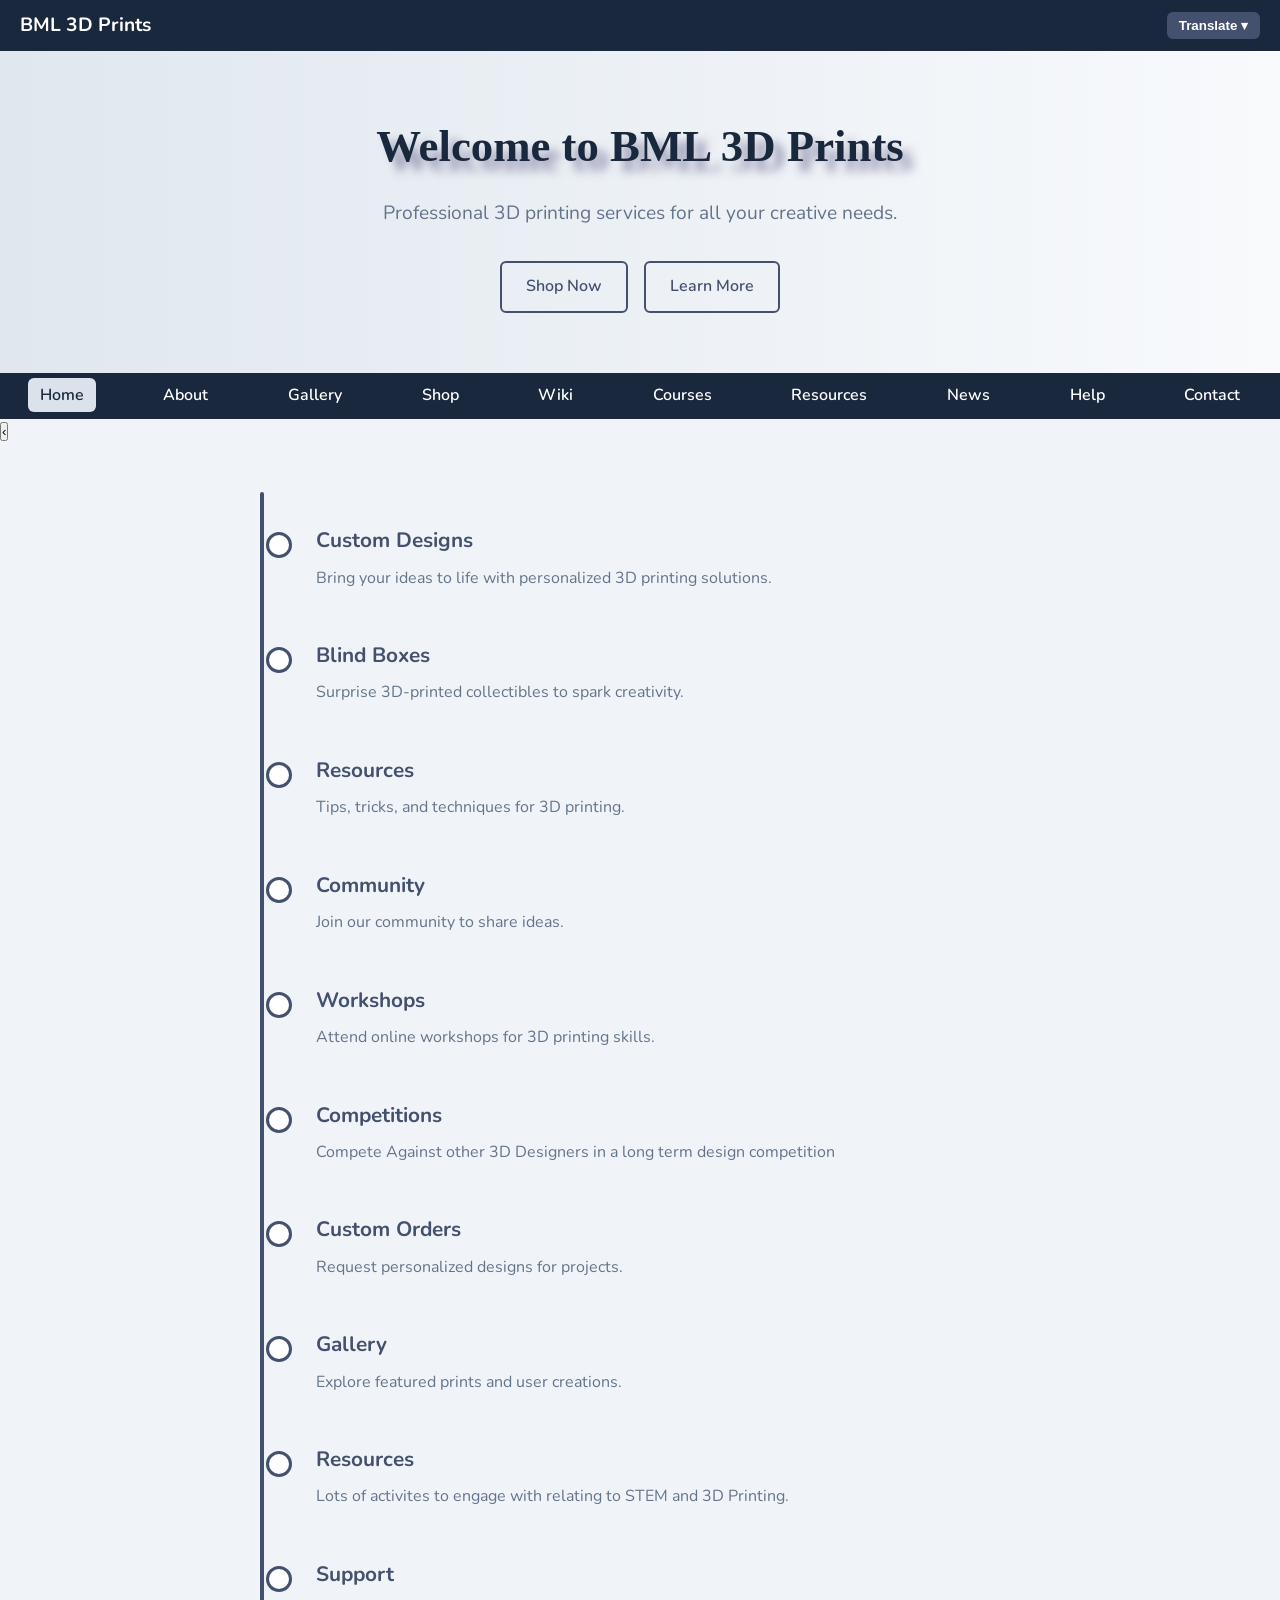
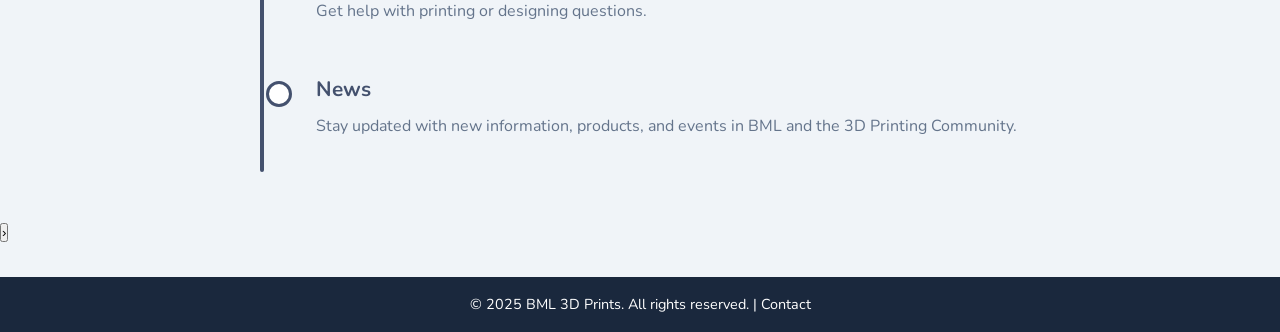
<file: index.html>
<!DOCTYPE html>
<html lang="en">
<head>
<link rel="icon" type="image/png" href="/BML.png">
<meta charset="utf-8" />
<meta name="viewport" content="width=device-width, initial-scale=1" />
<title>Submit Your Design | BML 3D Prints</title>
<link rel="stylesheet" href="home.css" />
</head>
<body>

<!-- TOP NAVBAR -->
<nav class="top-navbar">
  <div class="top-left">
    <a href="index.html" class="brand">BML 3D Prints</a>
  </div>
  <div class="top-right dropdown">
    <button class="dropbtn">Translate ▾</button>
    <div class="dropdown-content">
      <a href="homech.html">Chinese Simplified - 简体中文</a>
      <a href="homesp.html">Spanish - Español</a>
      <a href="homefr.html">French - Français</a>
    </div>
  </div>
</nav>

<!-- HERO -->
<section class="hero">
  <h1>Welcome to BML 3D Prints</h1>
  <p>Professional 3D printing services for all your creative needs.</p>
  <div class="hero-buttons">
    <a href="shop.html" class="btn">Shop Now</a>
    <a href="about.html" class="btn">Learn More</a>
  </div>
</section>

<!-- BOTTOM NAVBAR -->
<nav class="bottom-navbar">
  <ul>
    <li><a href="index.html" class="active">Home</a></li>
    <li><a href="about.html">About</a></li>
    <li><a href="gallery.html">Gallery</a></li>
    <li><a href="shop.html">Shop</a></li>
    <li><a href="bmlwiki.html">Wiki</a></li>
    <li><a href="courses.html">Courses</a></li>
    <li><a href="resources.html">Resources</a></li>
    <li><a href="news.html">News</a></li>
    <li><a href="help.html">Help</a></li>
    <li><a href="contact.html">Contact</a></li>
  </ul>
</nav>

<!-- HORIZONTAL TIMELINE -->
<section class="timeline-container">
  <button class="scroll-btn left-btn">&#8249;</button>
  <div class="features horizontal-timeline">
    <div class="feature"><h2>Custom Designs</h2><p>Bring your ideas to life with personalized 3D printing solutions.</p></div>
    <div class="feature"><h2>Blind Boxes</h2><p>Surprise 3D-printed collectibles to spark creativity.</p></div>
    <div class="feature"><h2>Resources</h2><p>Tips, tricks, and techniques for 3D printing.</p></div>
    <div class="feature"><h2>Community</h2><p>Join our community to share ideas.</p></div>
    <div class="feature"><h2>Workshops</h2><p>Attend online workshops for 3D printing skills.</p></div>
    <div class="feature"><h2>Competitions</h2><p>Compete Against other 3D Designers in a long term design competition</p></div>
    <div class="feature"><h2>Custom Orders</h2><p>Request personalized designs for projects.</p></div>
    <div class="feature"><h2>Gallery</h2><p>Explore featured prints and user creations.</p></div>
    <div class="feature"><h2>Resources</h2><p>Lots of activites to engage with relating to STEM and 3D Printing.</p></div>
    <div class="feature"><h2>Support</h2><p>Get help with printing or designing questions.</p></div>
    <div class="feature"><h2>News</h2><p>Stay updated with new information, products, and events in BML and the 3D Printing Community.</p></div>
  </div>
  <button class="scroll-btn right-btn">&#8250;</button>
</section>

<!-- FOOTER -->
<footer class="footer">
  <p>&copy; 2025 BML 3D Prints. All rights reserved. | <a href="contact.html">Contact</a></p>
</footer>

<script>
const timeline = document.querySelector('.features.horizontal-timeline');
const leftBtn = document.querySelector('.left-btn');
const rightBtn = document.querySelector('.right-btn');

const scrollAmount = timeline.querySelector('.feature').offsetWidth + 32; // width + gap

leftBtn.addEventListener('click', () => {
  timeline.scrollBy({ left: -scrollAmount, behavior: 'smooth' });
});

rightBtn.addEventListener('click', () => {
  timeline.scrollBy({ left: scrollAmount, behavior: 'smooth' });
});

// Optional: Drag to scroll
let isDown = false;
let startX;
let scrollLeft;

timeline.addEventListener('mousedown', e => {
  isDown = true;
  timeline.classList.add('active');
  startX = e.pageX - timeline.offsetLeft;
  scrollLeft = timeline.scrollLeft;
});
timeline.addEventListener('mouseleave', () => { isDown = false; timeline.classList.remove('active'); });
timeline.addEventListener('mouseup', () => { isDown = false; timeline.classList.remove('active'); });
timeline.addEventListener('mousemove', e => {
  if(!isDown) return;
  e.preventDefault();
  const x = e.pageX - timeline.offsetLeft;
  const walk = (x - startX) * 1.5;
  timeline.scrollLeft = scrollLeft - walk;
});
</script>

</body>
</html>
</file>
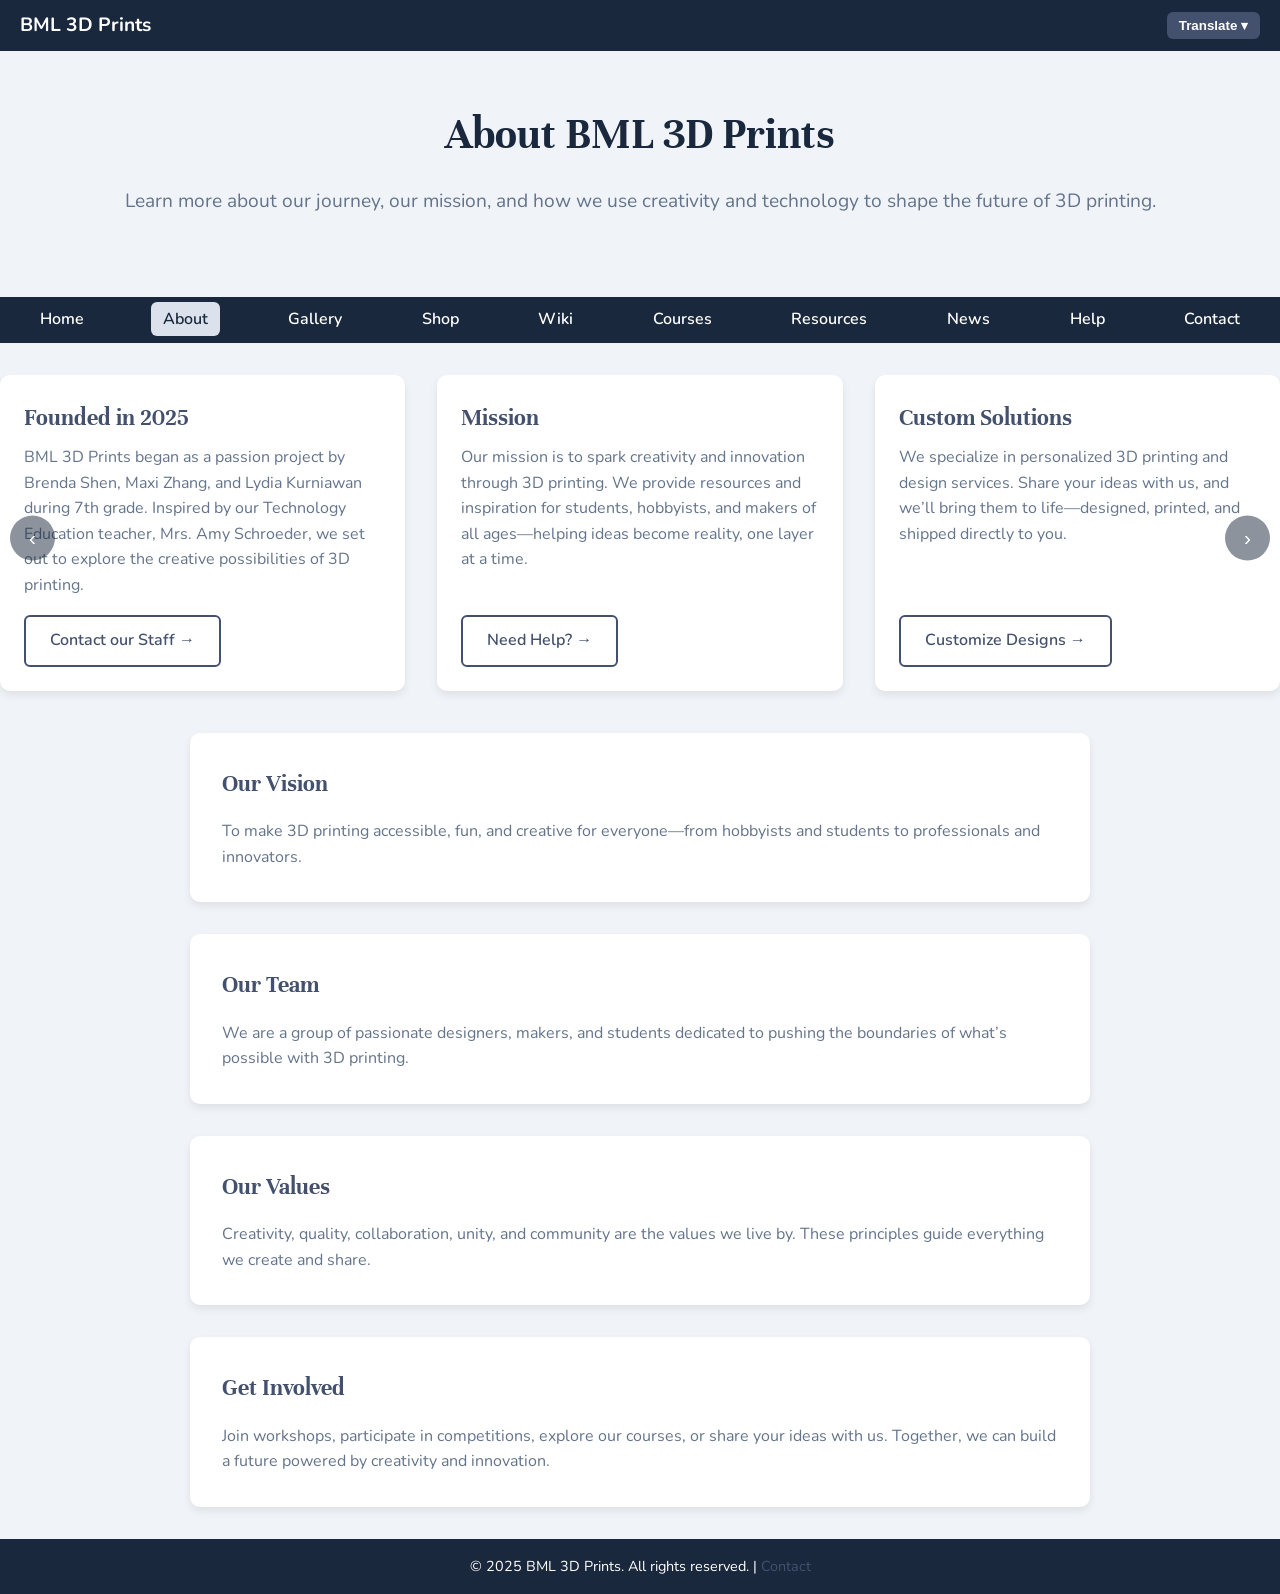
<file: about.html>
<!DOCTYPE html>
<html lang="en">
<head>
  <link rel="icon" type="image/png" href="/BML.png">
  <meta charset="utf-8" />
  <meta name="viewport" content="width=device-width, initial-scale=1" />
  <title>About | BML 3D Prints</title>
  <link rel="stylesheet" href="about.css" />
</head>
<body>

<!-- TOP NAVBAR -->
<nav class="top-navbar">
  <div class="top-left">
    <a href="index.html" class="brand">BML 3D Prints</a>
  </div>
  <div class="top-right dropdown">
    <button class="dropbtn">Translate ▾</button>
    <div class="dropdown-content">
      <a href="aboutch.html">Chinese Simplified - 简体中文</a>
      <a href="aboutsp.html">Spanish - Español</a>
      <a href="aboutfr.html">French - Français</a>
    </div>
  </div>
</nav>

<!-- HERO / ABOUT HEADING -->
<section class="hero">
  
  <h1>About BML 3D Prints</h1>
  <p>Learn more about our journey, our mission, and how we use creativity and technology to shape the future of 3D printing.</p>
</section>

<!-- BOTTOM NAVBAR -->
<nav class="bottom-navbar">
  <ul>
    <li><a href="index.html">Home</a></li>
    <li><a href="about.html" class="active">About</a></li>
    <li><a href="gallery.html">Gallery</a></li>
    <li><a href="shop.html">Shop</a></li>
    <li><a href="bmlwiki.html">Wiki</a></li>
    <li><a href="courses.html">Courses</a></li>
    <li><a href="resources.html">Resources</a></li>
    <li><a href="news.html">News</a></li>
    <li><a href="help.html">Help</a></li>
    <li><a href="contact.html">Contact</a></li>
  </ul>
</nav>

<!-- HORIZONTAL TIMELINE -->
<section class="timeline-container">
  <button class="scroll-btn left-btn">&#8249;</button>
  <div class="features horizontal-timeline">

    <div class="feature">
      <h2>Founded in 2025</h2>
      <p>BML 3D Prints began as a passion project by Brenda Shen, Maxi Zhang, and Lydia Kurniawan during 7th grade. Inspired by our Technology Education teacher, Mrs. Amy Schroeder, we set out to explore the creative possibilities of 3D printing.</p>
      <a href="staff.html" class="btn-secondary">Contact our Staff →</a>    
    </div>

    <div class="feature">
      <h2>Mission</h2>
      <p>Our mission is to spark creativity and innovation through 3D printing. We provide resources and inspiration for students, hobbyists, and makers of all ages—helping ideas become reality, one layer at a time.</p>
      <a href="support.html" class="btn-secondary">Need Help? →</a>
    </div>

    <div class="feature">
      <h2>Custom Solutions</h2>
      <p>We specialize in personalized 3D printing and design services. Share your ideas with us, and we’ll bring them to life—designed, printed, and shipped directly to you.</p>
      <a href="shopCD.html" class="btn-secondary">Customize Designs →</a>
    </div>

    <div class="feature">
      <h2>Blind Boxes</h2>
      <p>Our Blind Boxes are collectible surprises designed to inspire curiosity and creativity. Each box includes unique 3D-printed creations, available in different themed packs.</p>
      <a href="shopBB.html" class="btn-secondary">Blind Boxes →</a>
    </div>

    <div class="feature">
      <h2>Competitions</h2>
      <p>BML hosts creative competitions that challenge designers to push the limits of 3D modeling. With months to develop and refine entries, participants can showcase both skill and imagination.</p>
      <a href="competitions.html" class="btn-secondary">Competitions →</a>
    </div>

    <div class="feature">
      <h2>Gallery</h2>
      <p>The gallery highlights outstanding designs from our team and community. Want your work featured? Submit your creations through the Contact page and share your talent with the world.</p>
      <a href="gallery.html" class="btn-secondary">Gallery →</a>
    </div>

    <div class="feature">
      <h2>Courses</h2>
      <p>Learn 3D design, 3D printing, coding, and more through our courses. Access lessons directly on our website or explore tutorials on our official YouTube channel.</p>
      <a href="https://www.youtube.com/@bml3dprints" class="btn-secondary">YouTube →</a>
    </div>

    <div class="feature">
      <h2>Support</h2>
      <p>We value our community and are here to help with your 3D design, printing, and technology questions. Get the guidance you need through our dedicated support page.</p>
      <a href="support.html" class="btn-secondary">Support →</a>
    </div>

  </div>
  <button class="scroll-btn right-btn">&#8250;</button>
</section>

<!-- INFO SECTIONS -->
<section class="info-section">
  <h2>Our Vision</h2>
  <p>To make 3D printing accessible, fun, and creative for everyone—from hobbyists and students to professionals and innovators.</p>
</section>

<section class="info-section">
  <h2>Our Team</h2>
  <p>We are a group of passionate designers, makers, and students dedicated to pushing the boundaries of what’s possible with 3D printing.</p>
</section>

<section class="info-section">
  <h2>Our Values</h2>
  <p>Creativity, quality, collaboration, unity, and community are the values we live by. These principles guide everything we create and share.</p>
</section>

<section class="info-section">
  <h2>Get Involved</h2>
  <p>Join workshops, participate in competitions, explore our courses, or share your ideas with us. Together, we can build a future powered by creativity and innovation.</p>
</section>

<!-- FOOTER -->
<footer class="footer">
  <p>&copy; 2025 BML 3D Prints. All rights reserved. | <a href="contact.html">Contact</a></p>
</footer>

<!-- TIMELINE SCROLL SCRIPT -->
<script>
const timeline = document.querySelector('.features.horizontal-timeline');
const leftBtn = document.querySelector('.left-btn');
const rightBtn = document.querySelector('.right-btn');

const scrollAmount = timeline.querySelector('.feature').offsetWidth + 32;

leftBtn.addEventListener('click', () => {
  timeline.scrollBy({ left: -scrollAmount, behavior: 'smooth' });
});

rightBtn.addEventListener('click', () => {
  timeline.scrollBy({ left: scrollAmount, behavior: 'smooth' });
});

let isDown = false;
let startX;
let scrollLeft;

timeline.addEventListener('mousedown', e => {
  isDown = true;
  startX = e.pageX - timeline.offsetLeft;
  scrollLeft = timeline.scrollLeft;
});
timeline.addEventListener('mouseleave', () => { isDown = false; });
timeline.addEventListener('mouseup', () => { isDown = false; });
timeline.addEventListener('mousemove', e => {
  if(!isDown) return;
  e.preventDefault();
  const x = e.pageX - timeline.offsetLeft;
  const walk = (x - startX) * 1.5;
  timeline.scrollLeft = scrollLeft - walk;
});
</script>

</body>
</html>
</file>
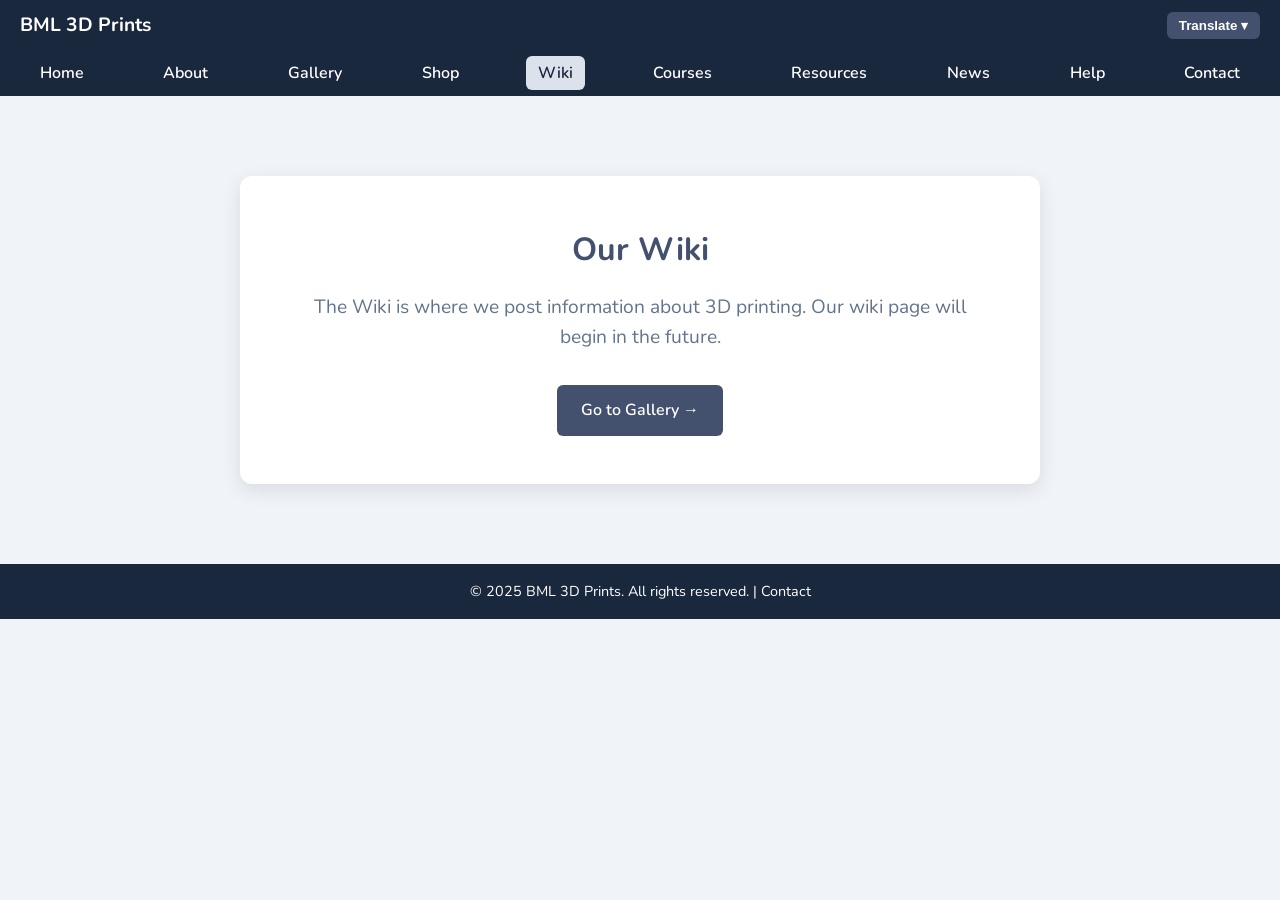
<file: bmlwiki.html>
<!DOCTYPE html>
<html lang="en">
<head>
  <meta charset="UTF-8" />
  <meta name="viewport" content="width=device-width, initial-scale=1.0" />
  <title>Wiki | BML 3D Prints</title>
  <link rel="stylesheet" href="home.css">
  <link rel="icon" type="image/png" href="/BML.png">
  <style>
    .shop-container {
      max-width: 800px;
      margin: 5rem auto;
      padding: 3rem;
      background: var(--white);
      text-align: center;
      border-radius: 12px;
      box-shadow: 0 6px 20px rgba(0,0,0,0.1);
    }

    .shop-container h2 {
      font-size: 2rem;
      color: var(--primary);
      margin-bottom: 1rem;
    }

    .shop-container p {
      font-size: 1.2rem;
      color: var(--secondary);
      margin-bottom: 2rem;
    }

    .btn-gallery {
      display: inline-block;
      padding: 0.8rem 1.5rem;
      border-radius: 6px;
      text-decoration: none;
      font-weight: 600;
      background: var(--primary);
      color: var(--white);
      transition: all 0.3s ease;
    }

    .btn-gallery:hover {
      background: var(--dark);
    }
  </style>
</head>
<body>

<!-- TOP NAVBAR -->
<nav class="top-navbar">
  <div class="top-left">
    <a href="index.html" class="brand">BML 3D Prints</a>
  </div>
  <div class="top-right dropdown">
    <button class="dropbtn">Translate ▾</button>
    <div class="dropdown-content">
      <a href="homech.html">Chinese Simplified - 简体中文</a>
      <a href="homesp.html">Spanish - Español</a>
      <a href="homefr.html">French - Français</a>
    </div>
  </div>
</nav>

<!-- BOTTOM NAVBAR -->
<nav class="bottom-navbar">
  <ul>
    <li><a href="index.html">Home</a></li>
    <li><a href="about.html">About</a></li>
    <li><a href="gallery.html">Gallery</a></li>
    <li><a href="shop.html">Shop</a></li>
    <li><a href="bmlwiki.html" class="active">Wiki</a></li>
    <li><a href="courses.html">Courses</a></li>
    <li><a href="resources.html">Resources</a></li>
    <li><a href="news.html">News</a></li>
    <li><a href="help.html">Help</a></li>
    <li><a href="contact.html">Contact</a></li>
  </ul>
</nav>

<!-- SHOP BOX -->
<div class="shop-container">
  <h2>Our Wiki</h2>
  <p>The Wiki is where we post information about 3D printing. Our wiki page will begin in the future.</p>
  <a href="gallery.html" class="btn-gallery">Go to Gallery →</a>
</div>

<!-- FOOTER -->
<footer class="footer">
  <p>&copy; 2025 BML 3D Prints. All rights reserved. | <a href="contact.html">Contact</a></p>
</footer>

</body>
</html>
</file>
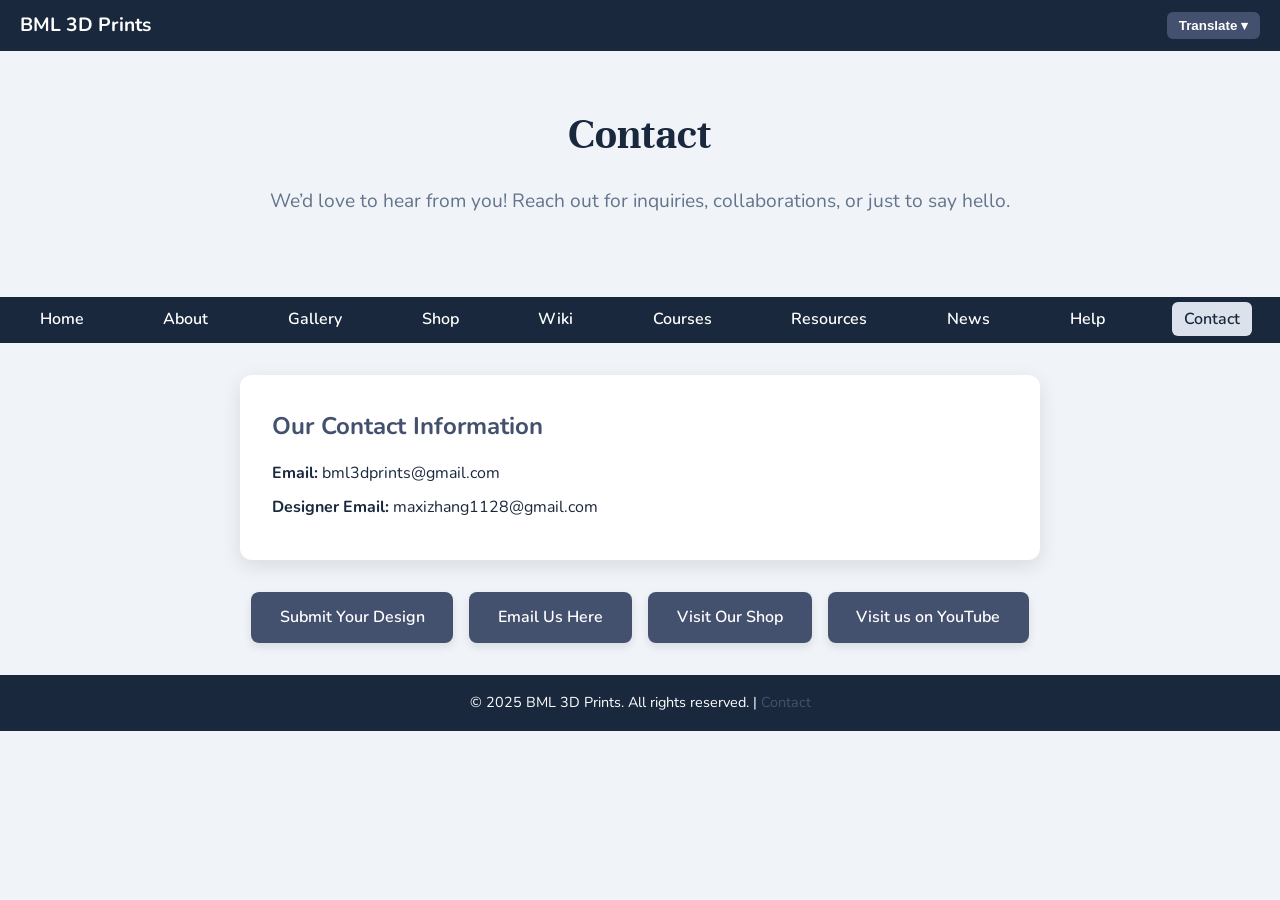
<file: contact.html>
<!DOCTYPE html>
<!DOCTYPE html>
<html lang="en">
<head>
<link rel="icon" type="image/png" href="/BML.png">
<meta charset="utf-8" />
<meta name="viewport" content="width=device-width, initial-scale=1" />
<title>Contact | BML 3D Prints</title>
<link rel="stylesheet" href="about.css" />
<style>

/* CONTACT PAGE STYLING */
.contact-hero {
  background: linear-gradient(120deg, #e0e7ef, #f0f4f8);
  text-align: center;
  padding: 4rem 2rem;
}

.contact-hero h1 {
  font-family: 'unna', serif;
  font-size: 3rem;
  margin-bottom: 1rem;
  color: var(--dark);
}

.contact-hero p {
  font-size: 1.2rem;
  color: var(--secondary);
  margin-bottom: 2rem;
}

.contact-info {
  max-width: 800px;
  margin: 2rem auto;
  padding: 2rem;
  background: var(--white);
  border-radius: 12px;
  box-shadow: 0 6px 20px rgba(0,0,0,0.1);
  text-align: left;
}

.contact-info h2 {
  color: var(--primary);
  margin-bottom: 1rem;
}

.contact-info p {
  margin-bottom: 0.5rem;
  color: var(--dark);
  font-size: 1rem;
}

/* CONTACT BUTTONS */
.contact-buttons {
  display: flex;
  flex-wrap: wrap;
  justify-content: center;
  gap: 1rem;
  margin-top: 2rem;
}

.contact-buttons a {
  padding: 0.8rem 1.8rem;
  border-radius: 8px;
  font-weight: 600;
  text-decoration: none;
  transition: all 0.3s ease;
  color: var(--white);
  background: var(--primary);
  box-shadow: 0 4px 10px rgba(0,0,0,0.1);
}

.contact-buttons a:hover {
  background: var(--dark);
  transform: translateY(-2px);
}

/* RESPONSIVE */
@media (max-width: 768px) {
  .contact-buttons {
    flex-direction: column;
    gap: 0.8rem;
  }
}
</style>
</head>
<body>

<!-- TOP NAVBAR -->
<nav class="top-navbar">
  <div class="top-left">
    <a href="index.html" class="brand">BML 3D Prints</a>
  </div>
  <div class="top-right dropdown">
    <button class="dropbtn">Translate ▾</button>
    <div class="dropdown-content">
      <a href="homech.html">Chinese Simplified - 简体中文</a>
      <a href="homesp.html">Spanish - Español</a>
      <a href="homefr.html">French - Français</a>
    </div>
  </div>
</nav>

<!-- HERO -->
<section class="hero">
  <h1>Contact</h1>
  <p>We’d love to hear from you! Reach out for inquiries, collaborations, or just to say hello.</p>
</section>


<!-- BOTTOM NAVBAR -->
<nav class="bottom-navbar">
  <ul>
    <li><a href="index.html">Home</a></li>
    <li><a href="about.html">About</a></li>
    <li><a href="gallery.html">Gallery</a></li>
    <li><a href="shop.html">Shop</a></li>
    <li><a href="bmlwiki.html">Wiki</a></li>
    <li><a href="courses.html">Courses</a></li>
    <li><a href="resources.html">Resources</a></li>
    <li><a href="news.html">News</a></li>
    <li><a href="help.html">Help</a></li>
    <li><a href="contact.html"class="active">Contact</a></li>
  </ul>
</nav>
</nav>


<!-- CONTACT INFO -->
<section class="contact-info">
  <h2>Our Contact Information</h2>
  <p><strong>Email:</strong> bml3dprints@gmail.com</p>
  <p><strong>Designer Email:</strong> maxizhang1128@gmail.com</p>
</section>

<!-- CONTACT BUTTONS -->
<div class="contact-buttons">
  <a href="submit.html" target="_blank">Submit Your Design</a>
  <a href="mailto:bml3dprints@gmail.com">Email Us Here</a>
  <a href="shop.html">Visit Our Shop</a>
  <a href="https://www.youtube.com/@bml3dprints" target="_blank">Visit us on YouTube</a>
</div>

<!-- FOOTER -->
<footer class="footer">
  <p>&copy; 2025 BML 3D Prints. All rights reserved. | <a href="contact.html">Contact</a></p>
</footer>

</body>
</html>
</file>
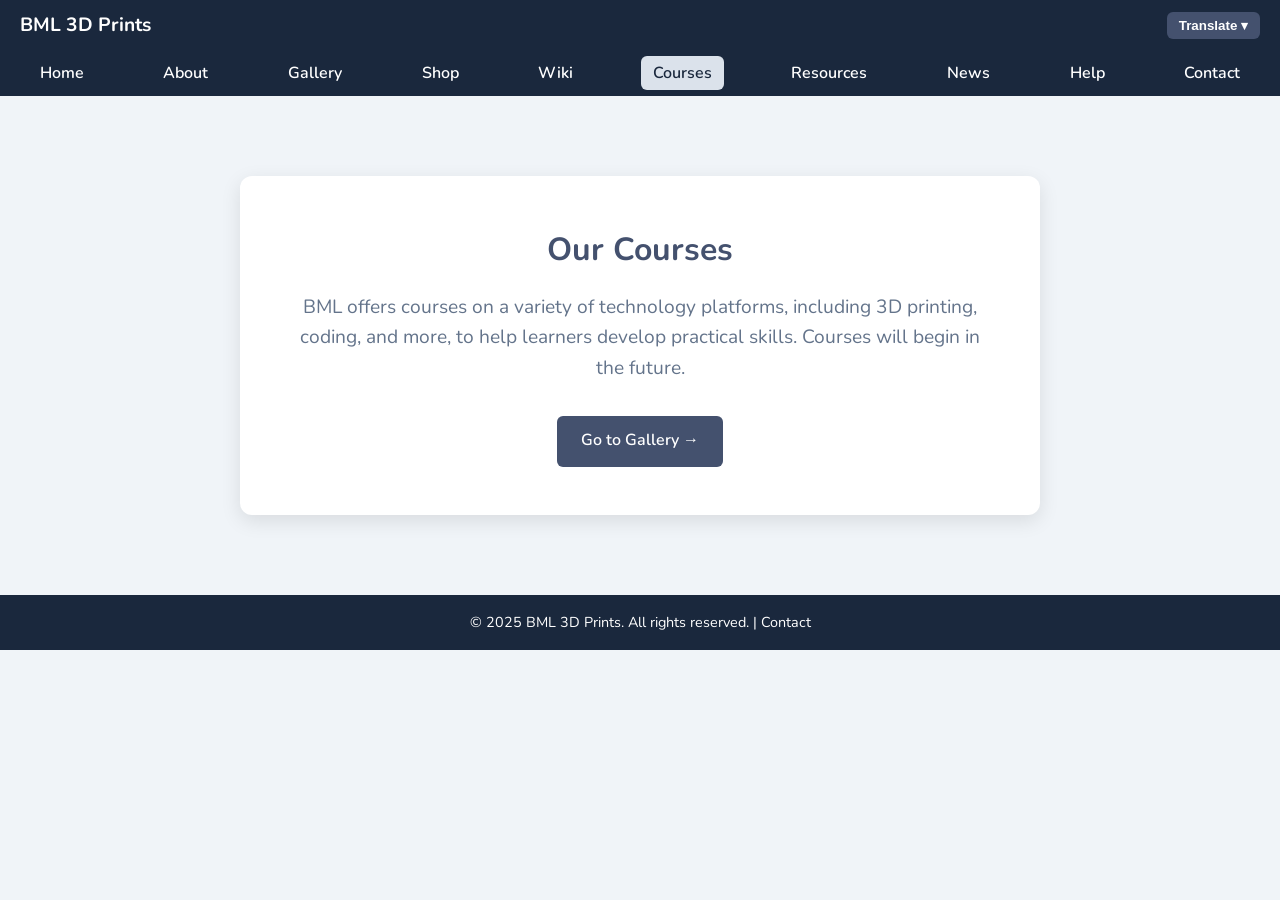
<file: courses.html>
<!DOCTYPE html>
<html lang="en">
<head>
  <meta charset="UTF-8" />
  <meta name="viewport" content="width=device-width, initial-scale=1.0" />
  <title>Courses | BML 3D Prints</title>
  <link rel="stylesheet" href="home.css">
  <link rel="icon" type="image/png" href="/BML.png">
  <style>
    .shop-container {
      max-width: 800px;
      margin: 5rem auto;
      padding: 3rem;
      background: var(--white);
      text-align: center;
      border-radius: 12px;
      box-shadow: 0 6px 20px rgba(0,0,0,0.1);
    }

    .shop-container h2 {
      font-size: 2rem;
      color: var(--primary);
      margin-bottom: 1rem;
    }

    .shop-container p {
      font-size: 1.2rem;
      color: var(--secondary);
      margin-bottom: 2rem;
    }

    .btn-gallery {
      display: inline-block;
      padding: 0.8rem 1.5rem;
      border-radius: 6px;
      text-decoration: none;
      font-weight: 600;
      background: var(--primary);
      color: var(--white);
      transition: all 0.3s ease;
    }

    .btn-gallery:hover {
      background: var(--dark);
    }
  </style>
</head>
<body>

<!-- TOP NAVBAR -->
<nav class="top-navbar">
  <div class="top-left">
    <a href="index.html" class="brand">BML 3D Prints</a>
  </div>
  <div class="top-right dropdown">
    <button class="dropbtn">Translate ▾</button>
    <div class="dropdown-content">
      <a href="homech.html">Chinese Simplified - 简体中文</a>
      <a href="homesp.html">Spanish - Español</a>
      <a href="homefr.html">French - Français</a>
    </div>
  </div>
</nav>

<!-- BOTTOM NAVBAR -->
<nav class="bottom-navbar">
  <ul>
    <li><a href="index.html">Home</a></li>
    <li><a href="about.html">About</a></li>
    <li><a href="gallery.html">Gallery</a></li>
    <li><a href="shop.html">Shop</a></li>
    <li><a href="bmlwiki.html">Wiki</a></li>
    <li><a href="courses.html" class="active">Courses</a></li>
    <li><a href="resources.html">Resources</a></li>
    <li><a href="news.html">News</a></li>
    <li><a href="help.html">Help</a></li>
    <li><a href="contact.html">Contact</a></li>
  </ul>
</nav>

<!-- SHOP BOX -->
<div class="shop-container">
  <h2>Our Courses</h2>
  <p>BML offers courses on a variety of technology platforms, including 3D printing, coding, and more, to help learners develop practical skills. Courses will begin in the future.</p>
  <a href="gallery.html" class="btn-gallery">Go to Gallery →</a>
</div>

<!-- FOOTER -->
<footer class="footer">
  <p>&copy; 2025 BML 3D Prints. All rights reserved. | <a href="contact.html">Contact</a></p>
</footer>

</body>
</html>
</file>
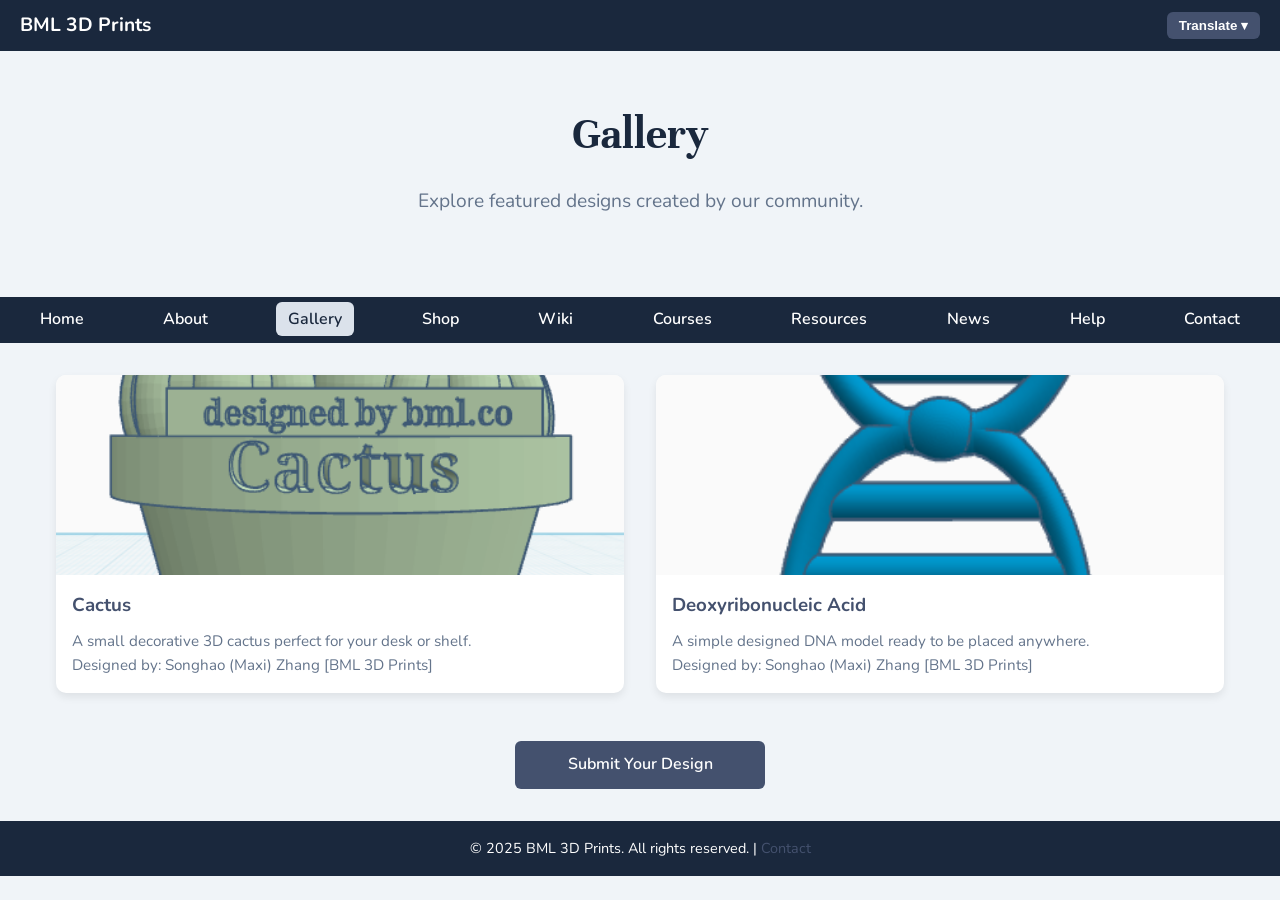
<file: gallery.html>
<!DOCTYPE html>
<html lang="en">
<head>
<link rel="icon" type="image/png" href="/BML.png">
<meta charset="utf-8" />
<meta name="viewport" content="width=device-width, initial-scale=1" />
<title>Gallery | BML 3D Prints</title>
<link rel="stylesheet" href="about.css" />
<style>
/* Gallery Container */
.gallery-container {
  max-width: 1200px;
  margin: 2rem auto;
  display: grid;
  grid-template-columns: repeat(auto-fit, minmax(250px, 1fr));
  gap: 2rem;
  padding: 0 1rem;
}

/* Individual Design Box */
.design-box {
  background: var(--white);
  border-radius: 10px;
  overflow: hidden;
  box-shadow: 0 4px 8px rgba(0,0,0,0.08);
  display: flex;
  flex-direction: column;
  transition: transform 0.3s;
}

.design-box:hover {
  transform: translateY(-5px);
}

/* Image */
.design-box img {
  width: 100%;
  height: 200px;
  object-fit: cover;
  cursor: pointer;
}

/* Name & Description */
.design-info {
  padding: 1rem;
}

.design-info h3 {
  margin-bottom: 0.5rem;
  color: var(--primary);
}

.design-info p {
  color: var(--secondary);
  font-size: 0.95rem;
}

/* Submit Button */
.submit-design {
  display: block;
  max-width: 250px;
  margin: 3rem auto 1rem;
  padding: 0.7rem 1.5rem;
  background: var(--primary);
  color: var(--white);
  text-align: center;
  border-radius: 6px;
  text-decoration: none;
  font-weight: 600;
  transition: background 0.3s;
}

.submit-design:hover {
  background: var(--dark);
}
</style>
</head>
<body>

<!-- TOP NAVBAR -->
<nav class="top-navbar">
  <div class="top-left">
    <a href="index.html" class="brand">BML 3D Prints</a>
  </div>
  <div class="top-right dropdown">
    <button class="dropbtn">Translate ▾</button>
    <div class="dropdown-content">
      <a href="homech.html">Chinese Simplified - 简体中文</a>
      <a href="homesp.html">Spanish - Español</a>
      <a href="homefr.html">French - Français</a>
    </div>
  </div>
</nav>

<!-- HERO -->
<section class="hero">
  <h1>Gallery</h1>
  <p>Explore featured designs created by our community.</p>
</section>


<!-- BOTTOM NAVBAR -->
<nav class="bottom-navbar">
  <ul>
    <li><a href="index.html">Home</a></li>
    <li><a href="about.html">About</a></li>
    <li><a href="gallery.html" class="active">Gallery</a></li>
    <li><a href="shop.html">Shop</a></li>
    <li><a href="bmlwiki.html">Wiki</a></li>
    <li><a href="courses.html">Courses</a></li>
    <li><a href="resources.html">Resources</a></li>
    <li><a href="news.html">News</a></li>
    <li><a href="help.html">Help</a></li>
    <li><a href="contact.html">Contact</a></li>
  </ul>
</nav>


<!-- GALLERY -->
<section class="gallery-container">
  <div class="design-box">
    <img src="Cactus Image.png" alt="Cactus" onclick="window.open('https://www.tinkercad.com/things/18ckuNK47Sg-cactus')">
    <div class="design-info">
      <h3>Cactus</h3>
      <p>A small decorative 3D cactus perfect for your desk or shelf.</p>
      <p>Designed by: Songhao (Maxi) Zhang [BML 3D Prints]</p>
    </div>
  </div>

  <div class="design-box">
    <img src="DNA Image.png" alt="Deoxyribonucleic Acid" onclick="window.open('https://www.tinkercad.com/things/6qbfbOkxlLc-copy-of-dna')">
    <div class="design-info">
      <h3>Deoxyribonucleic Acid</h3>
      <p>A simple designed DNA model ready to be placed anywhere.</p>
      <p>Designed by: Songhao (Maxi) Zhang [BML 3D Prints]</p>
    </div>
  </div>



  <!-- Add more boxes as needed -->
</section>

<a href="contact.html" class="submit-design" target="_blank">Submit Your Design</a>

<!-- FOOTER -->
<footer class="footer">
  <p>&copy; 2025 BML 3D Prints. All rights reserved. | <a href="contact.html">Contact</a></p>
</footer>

</body>
</html>
</file>
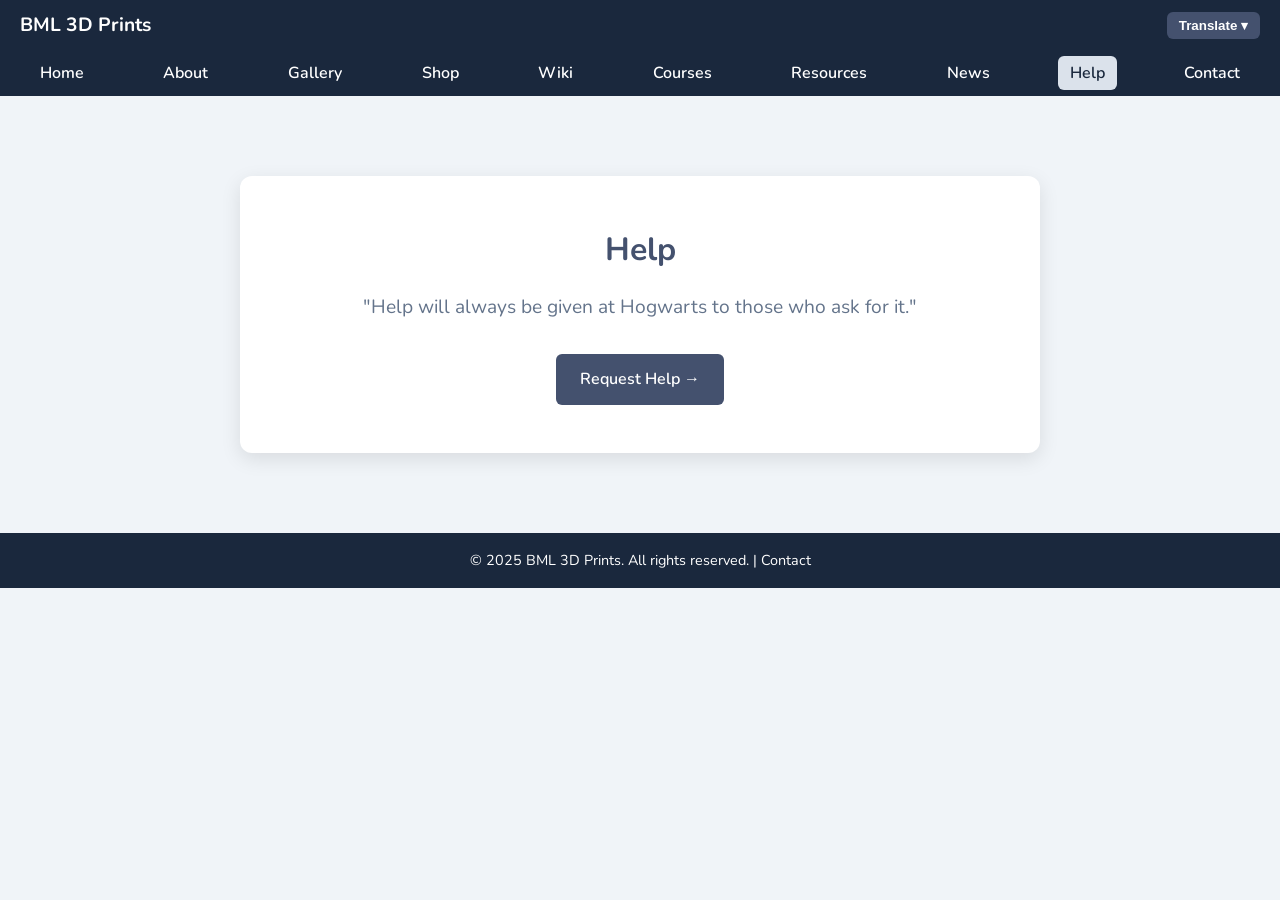
<file: help.html>
<!DOCTYPE html>
<html lang="en">
<head>
  <meta charset="UTF-8" />
  <meta name="viewport" content="width=device-width, initial-scale=1.0" />
  <title>Help | BML 3D Prints</title>
  <link rel="stylesheet" href="home.css">
  <link rel="icon" type="image/png" href="/BML.png">
  <style>
    .shop-container {
      max-width: 800px;
      margin: 5rem auto;
      padding: 3rem;
      background: var(--white);
      text-align: center;
      border-radius: 12px;
      box-shadow: 0 6px 20px rgba(0,0,0,0.1);
    }

    .shop-container h2 {
      font-size: 2rem;
      color: var(--primary);
      margin-bottom: 1rem;
    }

    .shop-container p {
      font-size: 1.2rem;
      color: var(--secondary);
      margin-bottom: 2rem;
    }

    .btn-gallery {
      display: inline-block;
      padding: 0.8rem 1.5rem;
      border-radius: 6px;
      text-decoration: none;
      font-weight: 600;
      background: var(--primary);
      color: var(--white);
      transition: all 0.3s ease;
    }

    .btn-gallery:hover {
      background: var(--dark);
    }
  </style>
</head>
<body>

<!-- TOP NAVBAR -->
<nav class="top-navbar">
  <div class="top-left">
    <a href="index.html" class="brand">BML 3D Prints</a>
  </div>
  <div class="top-right dropdown">
    <button class="dropbtn">Translate ▾</button>
    <div class="dropdown-content">
      <a href="homech.html">Chinese Simplified - 简体中文</a>
      <a href="homesp.html">Spanish - Español</a>
      <a href="homefr.html">French - Français</a>
    </div>
  </div>
</nav>

<!-- BOTTOM NAVBAR -->
<nav class="bottom-navbar">
  <ul>
    <li><a href="index.html">Home</a></li>
    <li><a href="about.html">About</a></li>
    <li><a href="gallery.html">Gallery</a></li>
    <li><a href="shop.html">Shop</a></li>
    <li><a href="bmlwiki.html">Wiki</a></li>
    <li><a href="courses.html">Courses</a></li>
    <li><a href="resources.html">Resources</a></li>
    <li><a href="news.html">News</a></li>
    <li><a href="help.html" class="active">Help</a></li>
    <li><a href="contact.html">Contact</a></li>
  </ul>
</nav>

<!-- SHOP BOX -->
<div class="shop-container">
  <h2>Help</h2>
  <p>"Help will always be given at Hogwarts to those who ask for it."</p>
  <a href="support.html" class="btn-gallery">Request Help →</a>
</div>

<!-- FOOTER -->
<footer class="footer">
  <p>&copy; 2025 BML 3D Prints. All rights reserved. | <a href="contact.html">Contact</a></p>
</footer>

</body>
</html>
</file>
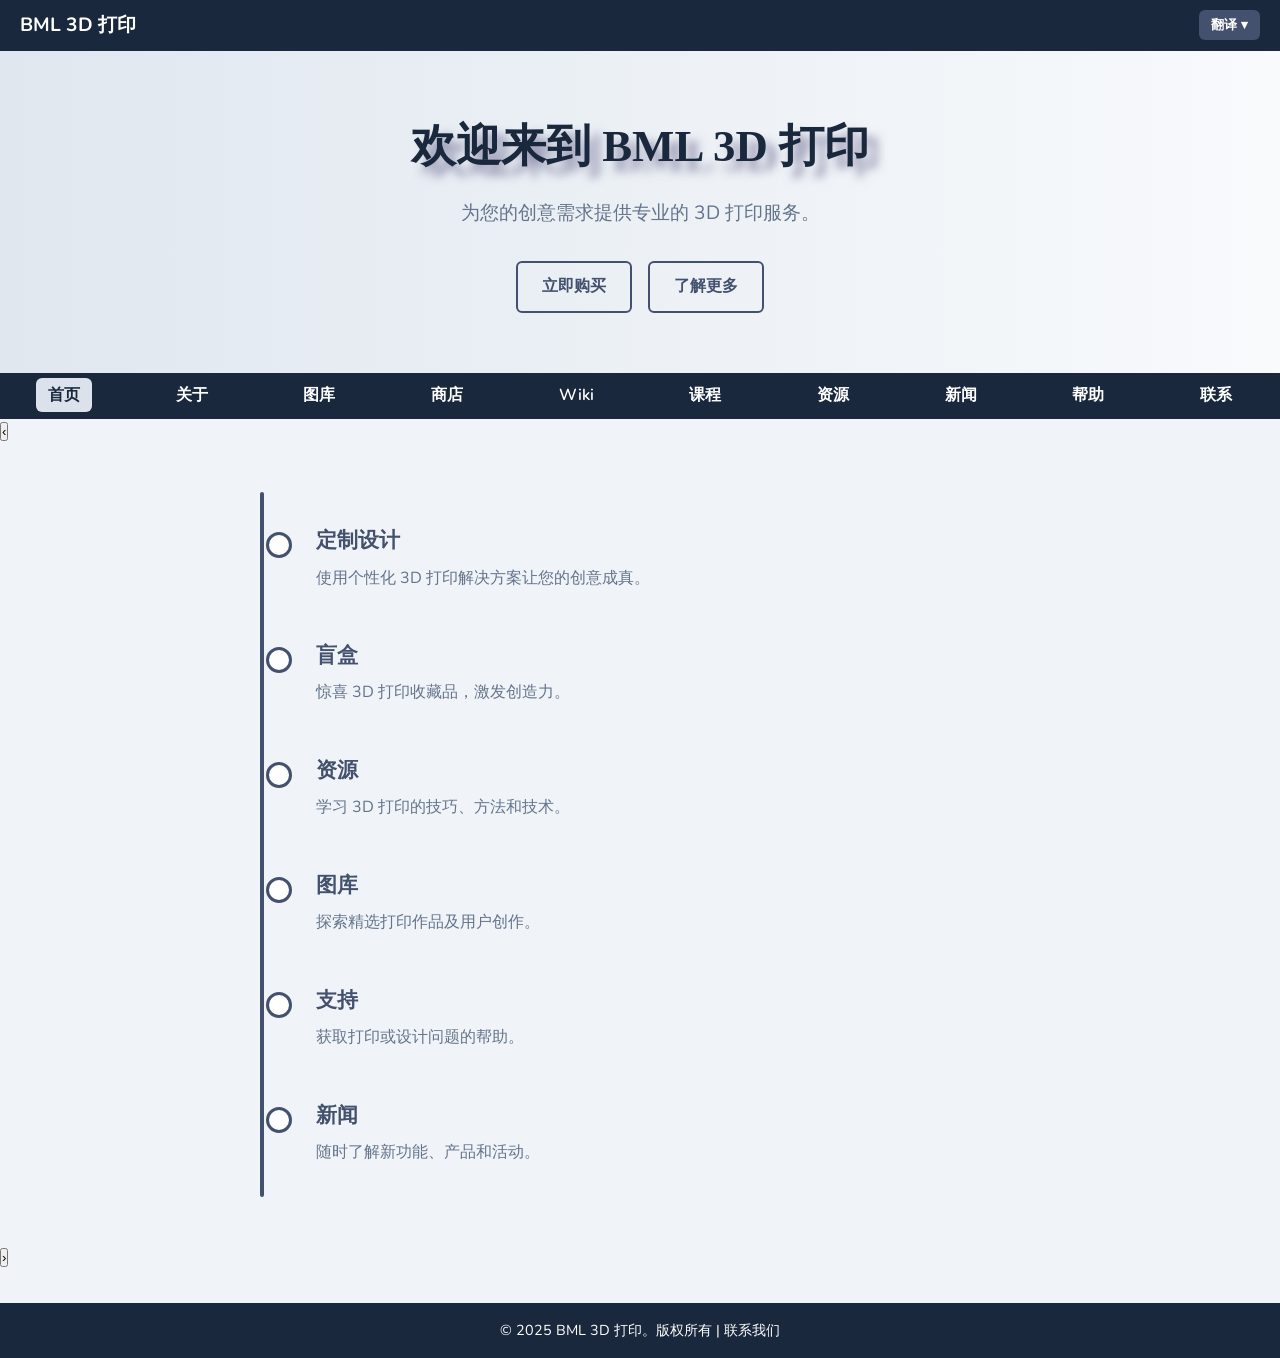
<file: homech.html>
<!DOCTYPE html>
<html lang="en">
<head>
<link rel="icon" type="image/png" href="/BML.png">
<meta charset="utf-8" />
<meta name="viewport" content="width=device-width, initial-scale=1" />
<title>Submit Your Design | BML 3D Prints</title>
<link rel="stylesheet" href="home.css" />
</head>
<body>

<!-- 顶部导航栏 -->
<nav class="top-navbar">
  <div class="top-left">
    <a href="homech.html" class="brand">BML 3D 打印</a>
  </div>
  <div class="top-right dropdown">
    <button class="dropbtn">翻译 ▾</button>
    <div class="dropdown-content">
      <a href="index.html">英语 - English</a>
      <a href="homesp.html">西班牙语 - Español</a>
      <a href="homefr.html">法语 - Français</a>
    </div>
  </div>
</nav>

<!-- 欢迎 -->
<section class="hero">
  <h1>欢迎来到 BML 3D 打印</h1>
  <p>为您的创意需求提供专业的 3D 打印服务。</p>
  <div class="hero-buttons">
    <a href="shop.html" class="btn">立即购买</a>
    <a href="about.html" class="btn">了解更多</a>
  </div>
</section>

<!-- 底部导航栏 -->
<nav class="bottom-navbar">
  <ul>
    <li><a href="homech.html" class="active">首页</a></li>
    <li><a href="aboutch.html">关于</a></li>
    <li><a href="gallery.html">图库</a></li>
    <li><a href="shop.html">商店</a></li>
    <li><a href="bmlwiki.html">Wiki</a></li>
    <li><a href="courses.html">课程</a></li>
    <li><a href="resources.html">资源</a></li>
    <li><a href="news.html">新闻</a></li>
    <li><a href="help.html">帮助</a></li>
    <li><a href="contact.html">联系</a></li>
  </ul>
</nav>

<!-- 横向时间轴 -->
<section class="timeline-container">
  <button class="scroll-btn left-btn">&#8249;</button>
  <div class="features horizontal-timeline">
    <div class="feature"><h2>定制设计</h2><p>使用个性化 3D 打印解决方案让您的创意成真。</p></div>
    <div class="feature"><h2>盲盒</h2><p>惊喜 3D 打印收藏品，激发创造力。</p></div>
    <div class="feature"><h2>资源</h2><p>学习 3D 打印的技巧、方法和技术。</p></div>
    <div class="feature"><h2>图库</h2><p>探索精选打印作品及用户创作。</p></div>
    <div class="feature"><h2>支持</h2><p>获取打印或设计问题的帮助。</p></div>
    <div class="feature"><h2>新闻</h2><p>随时了解新功能、产品和活动。</p></div>
  </div>
  <button class="scroll-btn right-btn">&#8250;</button>
</section>

<!-- 页脚 -->
<footer class="footer">
  <p>&copy; 2025 BML 3D 打印。版权所有 | <a href="contact.html">联系我们</a></p>
</footer>

<script>
const timeline = document.querySelector('.features.horizontal-timeline');
const leftBtn = document.querySelector('.left-btn');
const rightBtn = document.querySelector('.right-btn');

const scrollAmount = timeline.querySelector('.feature').offsetWidth + 32;

leftBtn.addEventListener('click', () => {
  timeline.scrollBy({ left: -scrollAmount, behavior: 'smooth' });
});

rightBtn.addEventListener('click', () => {
  timeline.scrollBy({ left: scrollAmount, behavior: 'smooth' });
});

// 鼠标拖动滚动
let isDown = false;
let startX;
let scrollLeft;

timeline.addEventListener('mousedown', e => {
  isDown = true;
  timeline.classList.add('active');
  startX = e.pageX - timeline.offsetLeft;
  scrollLeft = timeline.scrollLeft;
});
timeline.addEventListener('mouseleave', () => { isDown = false; timeline.classList.remove('active'); });
timeline.addEventListener('mouseup', () => { isDown = false; timeline.classList.remove('active'); });
timeline.addEventListener('mousemove', e => {
  if(!isDown) return;
  e.preventDefault();
  const x = e.pageX - timeline.offsetLeft;
  const walk = (x - startX) * 1.5;
  timeline.scrollLeft = scrollLeft - walk;
});
</script>

</body>
</html>
</file>
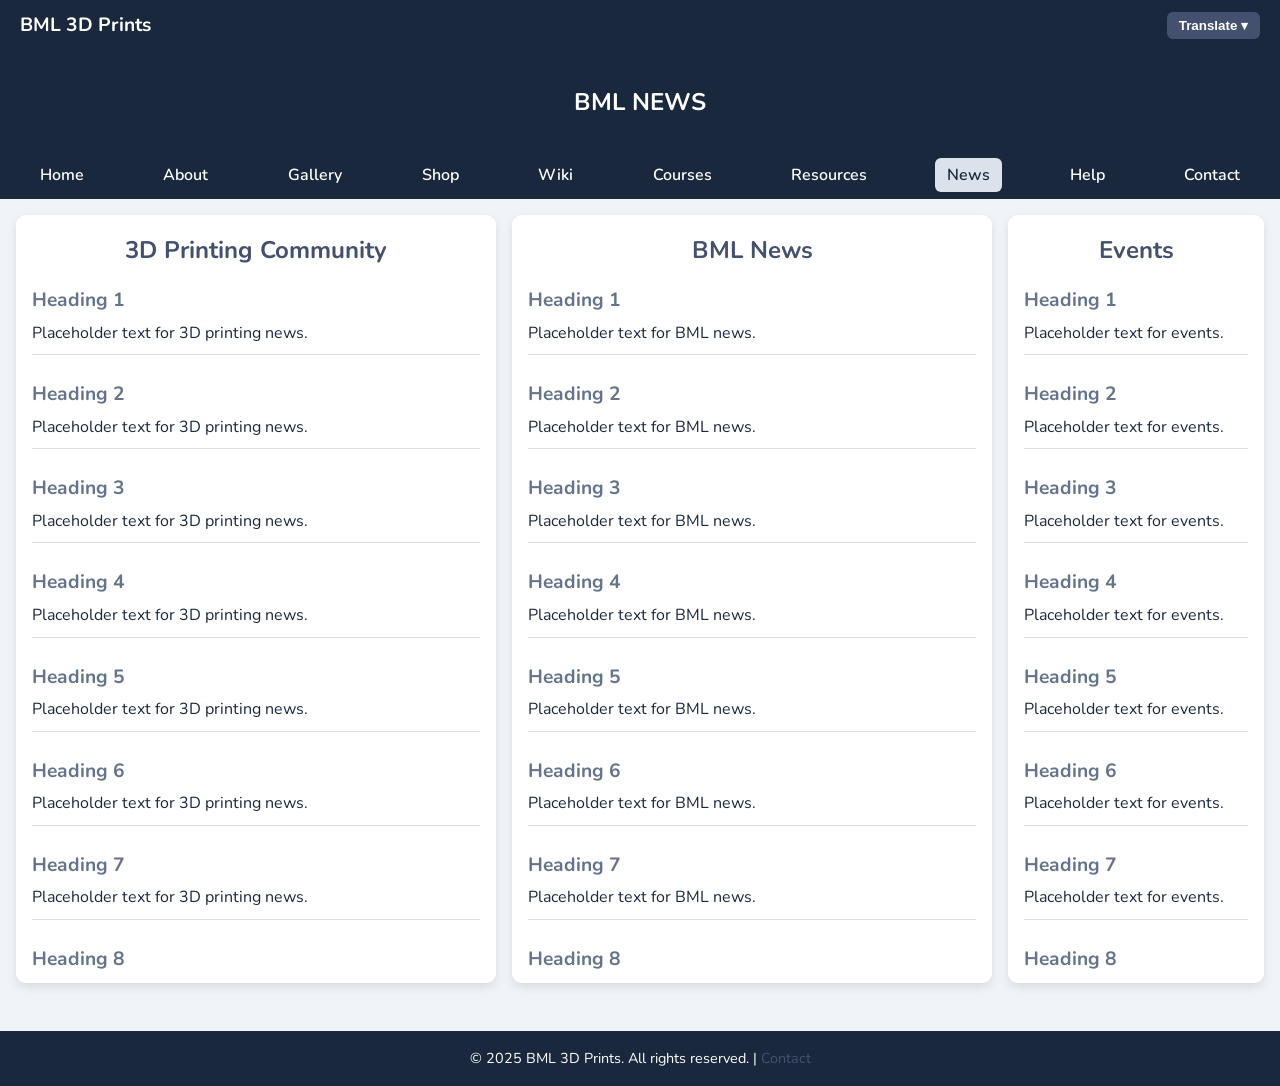
<file: news.html>
<!DOCTYPE html>
<html lang="en">
<head>
  <meta charset="UTF-8" />
  <meta name="viewport" content="width=device-width, initial-scale=1.0" />
  <title>News | BML 3D Prints</title>
  <link rel="stylesheet" href="about.css">
  <link rel="icon" type="image/png" href="/BML.png">
  <style>
    body, html {
      height: 100%;
      margin: 0;
      font-family: 'Nunito', sans-serif;
      background: var(--background);
      color: var(--dark);
    }

    .news-header {
      text-align: center;
      padding: 2rem 1rem;
      background: var(--dark);
      color: var(--white);
    }

    .news-container {
      display: flex;
      height: calc(100vh - 100px); /* subtract header */
      gap: 1rem;
      padding: 1rem;
      box-sizing: border-box;
    }

    .news-column {
      background: var(--white);
      border-radius: 10px;
      padding: 1rem;
      box-shadow: 0 4px 10px rgba(0,0,0,0.1);
      overflow-y: auto;
    }

    .news-column h2 {
      color: var(--primary);
      margin-bottom: 1rem;
      text-align: center;
    }

    /* width ratios 4:4:2 */
    .column-left { flex: 4; }
    .column-middle { flex: 4; }
    .column-right { flex: 2; }

    /* Sample news items */
    .news-item {
      margin-bottom: 1.5rem;
      padding-bottom: 0.5rem;
      border-bottom: 1px solid #ddd;
    }

    .news-item h3 {
      margin: 0 0 0.3rem 0;
      font-size: 1.2rem;
      color: var(--secondary);
    }

    .news-item p {
      margin: 0;
      font-size: 1rem;
      color: var(--dark);
    }

    /* Scrollbar styling */
    .news-column::-webkit-scrollbar {
      width: 8px;
    }
    .news-column::-webkit-scrollbar-thumb {
      background: var(--primary);
      border-radius: 4px;
    }
    .news-column::-webkit-scrollbar-track {
      background: #f0f4f8;
    }

    @media(max-width:1024px) {
      .news-container { flex-direction: column; height: auto; }
      .column-left, .column-middle, .column-right { flex: 1; width: 100%; }
    }
  </style>
</head>
<body>

<!-- TOP NAVBAR -->
<nav class="top-navbar">
  <div class="top-left">
    <a href="index.html" class="brand">BML 3D Prints</a>
  </div>
  <div class="top-right dropdown">
    <button class="dropbtn">Translate ▾</button>
    <div class="dropdown-content">
      <a href="homech.html">Chinese Simplified - 简体中文</a>
      <a href="homesp.html">Spanish - Español</a>
      <a href="homefr.html">French - Français</a>
    </div>
  </div>
</nav>

<!-- HEADER -->
<section class="news-header">
  <h1>BML NEWS</h1>
</section>

<!-- BOTTOM NAVBAR -->
<nav class="bottom-navbar">
  <ul>
    <li><a href="index.html">Home</a></li>
    <li><a href="about.html">About</a></li>
    <li><a href="gallery.html">Gallery</a></li>
    <li><a href="shop.html">Shop</a></li>
    <li><a href="bmlwiki.html">Wiki</a></li>
    <li><a href="courses.html">Courses</a></li>
    <li><a href="resources.html">Resources</a></li>
    <li><a href="news.html" class="active">News</a></li>
    <li><a href="help.html">Help</a></li>
    <li><a href="contact.html">Contact</a></li>
  </ul>
</nav>

<!-- NEWS COLUMNS -->
<div class="news-container">

  <!-- Left column: 3D Printing World News -->
  <div class="news-column column-left">
    <h2>3D Printing Community</h2>
    <!-- 12 placeholder items -->
    <div class="news-item"><h3>Heading 1</h3><p>Placeholder text for 3D printing news.</p></div>
    <div class="news-item"><h3>Heading 2</h3><p>Placeholder text for 3D printing news.</p></div>
    <div class="news-item"><h3>Heading 3</h3><p>Placeholder text for 3D printing news.</p></div>
    <div class="news-item"><h3>Heading 4</h3><p>Placeholder text for 3D printing news.</p></div>
    <div class="news-item"><h3>Heading 5</h3><p>Placeholder text for 3D printing news.</p></div>
    <div class="news-item"><h3>Heading 6</h3><p>Placeholder text for 3D printing news.</p></div>
    <div class="news-item"><h3>Heading 7</h3><p>Placeholder text for 3D printing news.</p></div>
    <div class="news-item"><h3>Heading 8</h3><p>Placeholder text for 3D printing news.</p></div>
    <div class="news-item"><h3>Heading 9</h3><p>Placeholder text for 3D printing news.</p></div>
    <div class="news-item"><h3>Heading 10</h3><p>Placeholder text for 3D printing news.</p></div>
    <div class="news-item"><h3>Heading 11</h3><p>Placeholder text for 3D printing news.</p></div>
    <div class="news-item"><h3>Heading 12</h3><p>Placeholder text for 3D printing news.</p></div>
  </div>

  <!-- Middle column: BML News -->
  <div class="news-column column-middle">
    <h2>BML News</h2>
    <!-- 12 placeholder items -->
    <div class="news-item"><h3>Heading 1</h3><p>Placeholder text for BML news.</p></div>
    <div class="news-item"><h3>Heading 2</h3><p>Placeholder text for BML news.</p></div>
    <div class="news-item"><h3>Heading 3</h3><p>Placeholder text for BML news.</p></div>
    <div class="news-item"><h3>Heading 4</h3><p>Placeholder text for BML news.</p></div>
    <div class="news-item"><h3>Heading 5</h3><p>Placeholder text for BML news.</p></div>
    <div class="news-item"><h3>Heading 6</h3><p>Placeholder text for BML news.</p></div>
    <div class="news-item"><h3>Heading 7</h3><p>Placeholder text for BML news.</p></div>
    <div class="news-item"><h3>Heading 8</h3><p>Placeholder text for BML news.</p></div>
    <div class="news-item"><h3>Heading 9</h3><p>Placeholder text for BML news.</p></div>
    <div class="news-item"><h3>Heading 10</h3><p>Placeholder text for BML news.</p></div>
    <div class="news-item"><h3>Heading 11</h3><p>Placeholder text for BML news.</p></div>
    <div class="news-item"><h3>Heading 12</h3><p>Placeholder text for BML news.</p></div>
  </div>

  <!-- Right column: Events -->
  <div class="news-column column-right">
    <h2>Events</h2>
    <!-- 12 placeholder items -->
    <div class="news-item"><h3>Heading 1</h3><p>Placeholder text for events.</p></div>
    <div class="news-item"><h3>Heading 2</h3><p>Placeholder text for events.</p></div>
    <div class="news-item"><h3>Heading 3</h3><p>Placeholder text for events.</p></div>
    <div class="news-item"><h3>Heading 4</h3><p>Placeholder text for events.</p></div>
    <div class="news-item"><h3>Heading 5</h3><p>Placeholder text for events.</p></div>
    <div class="news-item"><h3>Heading 6</h3><p>Placeholder text for events.</p></div>
    <div class="news-item"><h3>Heading 7</h3><p>Placeholder text for events.</p></div>
    <div class="news-item"><h3>Heading 8</h3><p>Placeholder text for events.</p></div>
    <div class="news-item"><h3>Heading 9</h3><p>Placeholder text for events.</p></div>
    <div class="news-item"><h3>Heading 10</h3><p>Placeholder text for events.</p></div>
    <div class="news-item"><h3>Heading 11</h3><p>Placeholder text for events.</p></div>
    <div class="news-item"><h3>Heading 12</h3><p>Placeholder text for events.</p></div>
  </div>

</div>

<!-- FOOTER -->
<footer class="footer">
  <p>&copy; 2025 BML 3D Prints. All rights reserved. | <a href="contact.html">Contact</a></p>
</footer>

</body>
</html>
</file>
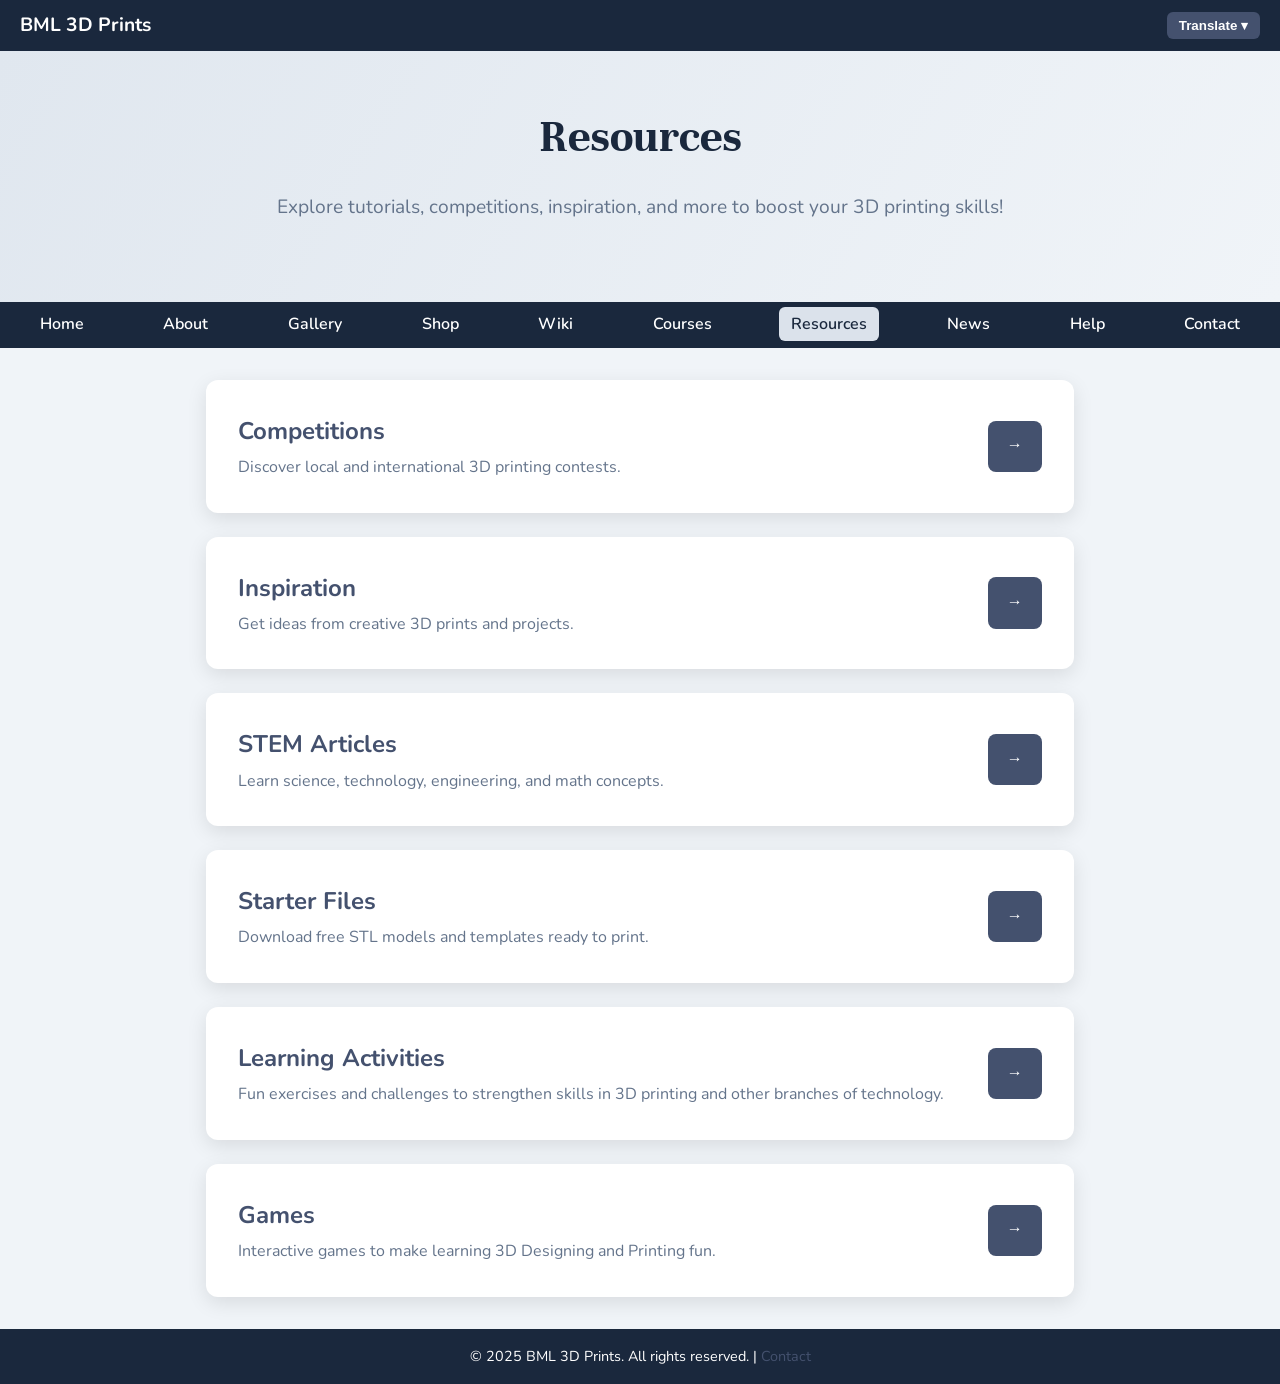
<file: resources.html>
<!DOCTYPE html>
<html lang="en">
<head>
  <meta charset="UTF-8" />
  <meta name="viewport" content="width=device-width, initial-scale=1.0" />
  <title>Resources | BML 3D Prints</title>
  <link rel="stylesheet" href="about.css">
  <link rel="icon" type="image/png" href="/BML.png">
  <style>
    .resources-hero {
      background: linear-gradient(120deg, #e0e7ef, #f0f4f8);
      text-align: center;
      padding: 3rem 2rem;
    }
    .resources-hero h1 {
      font-family: 'unna', serif;
      font-size: 3rem;
      margin-bottom: 1rem;
      color: var(--dark);
    }
    .resources-hero p {
      font-size: 1.2rem;
      color: var(--secondary);
      margin-bottom: 2rem;
    }

    .resources-container {
      display: flex;
      flex-direction: column;
      gap: 1.5rem;
      max-width: 900px;
      margin: 2rem auto;
      padding: 0 1rem;
      align-items: flex-start; /* Align cards left */
    }

    .resource-card {
      width: 100%;
      background: var(--white);
      padding: 2rem;
      border-radius: 12px;
      box-shadow: 0 6px 20px rgba(0,0,0,0.1);
      display: flex;
      justify-content: space-between;
      align-items: center;
      transition: transform 0.3s ease, box-shadow 0.3s ease;
      cursor: pointer;
      text-decoration: none;
      color: var(--dark);
    }

    .resource-card:hover {
      transform: translateY(-3px);
      box-shadow: 0 10px 25px rgba(0,0,0,0.15);
    }

    .resource-card h3 {
      margin: 0;
      color: var(--primary);
      font-size: 1.5rem;
    }

    .resource-card p {
      margin: 0.3rem 0 0 0;
      font-size: 1rem;
      color: var(--secondary);
    }

    .card-content {
      display: flex;
      flex-direction: column;
    }

    .card-button {
      background: var(--primary);
      color: var(--white);
      padding: 0.8rem 1.2rem;
      border-radius: 8px;
      font-weight: 600;
      text-decoration: none;
      transition: all 0.3s ease;
    }

    .card-button:hover {
      background: var(--dark);
    }
  </style>
</head>
<body>

<!-- TOP NAVBAR -->
<nav class="top-navbar">
  <div class="top-left">
    <a href="index.html" class="brand">BML 3D Prints</a>
  </div>
  <div class="top-right dropdown">
    <button class="dropbtn">Translate ▾</button>
    <div class="dropdown-content">
      <a href="homech.html">Chinese Simplified - 简体中文</a>
      <a href="homesp.html">Spanish - Español</a>
      <a href="homefr.html">French - Français</a>
    </div>
  </div>
</nav>

<!-- HERO -->
<section class="resources-hero">
  <h1>Resources</h1>
  <p>Explore tutorials, competitions, inspiration, and more to boost your 3D printing skills!</p>
</section>


<!-- BOTTOM NAVBAR -->
<nav class="bottom-navbar">
  <ul>
    <li><a href="index.html">Home</a></li>
    <li><a href="about.html">About</a></li>
    <li><a href="gallery.html">Gallery</a></li>
    <li><a href="shop.html">Shop</a></li>
    <li><a href="bmlwiki.html">Wiki</a></li>
    <li><a href="courses.html">Courses</a></li>
    <li><a href="resources.html" class="active">Resources</a></li>
    <li><a href="news.html">News</a></li>
    <li><a href="help.html">Help</a></li>
    <li><a href="contact.html">Contact</a></li>
  </ul>
</nav>

<!-- VERTICAL RESOURCE CARDS WITH BUTTONS -->
<div class="resources-container">
  <div class="resource-card">
    <div class="card-content">
      <h3>Competitions</h3>
      <p>Discover local and international 3D printing contests.</p>
    </div>
    <a class="card-button" href="competitions.html">→</a>
  </div>

  <div class="resource-card">
    <div class="card-content">
      <h3>Inspiration</h3>
      <p>Get ideas from creative 3D prints and projects.</p>
    </div>
    <a class="card-button" href="inspiration.html">→</a>
  </div>

  <div class="resource-card">
    <div class="card-content">
      <h3>STEM Articles</h3>
      <p>Learn science, technology, engineering, and math concepts.</p>
    </div>
    <a class="card-button" href="stemArticles.html">→</a>
  </div>

  <div class="resource-card">
    <div class="card-content">
      <h3>Starter Files</h3>
      <p>Download free STL models and templates ready to print.</p>
    </div>
    <a class="card-button" href="starterFiles.html">→</a>
  </div>

  <div class="resource-card">
    <div class="card-content">
      <h3>Learning Activities</h3>
      <p>Fun exercises and challenges to strengthen skills in 3D printing and other branches of technology.</p>
    </div>
    <a class="card-button" href="learningActivities.html">→</a>
  </div>

  <div class="resource-card">
    <div class="card-content">
      <h3>Games</h3>
      <p>Interactive games to make learning 3D Designing and Printing fun.</p>
    </div>
    <a class="card-button" href="games.html">→</a>
  </div>
</div>

<!-- FOOTER -->
<footer class="footer">
  <p>&copy; 2025 BML 3D Prints. All rights reserved. | <a href="contact.html">Contact</a></p>
</footer>

</body>
</html>
</file>
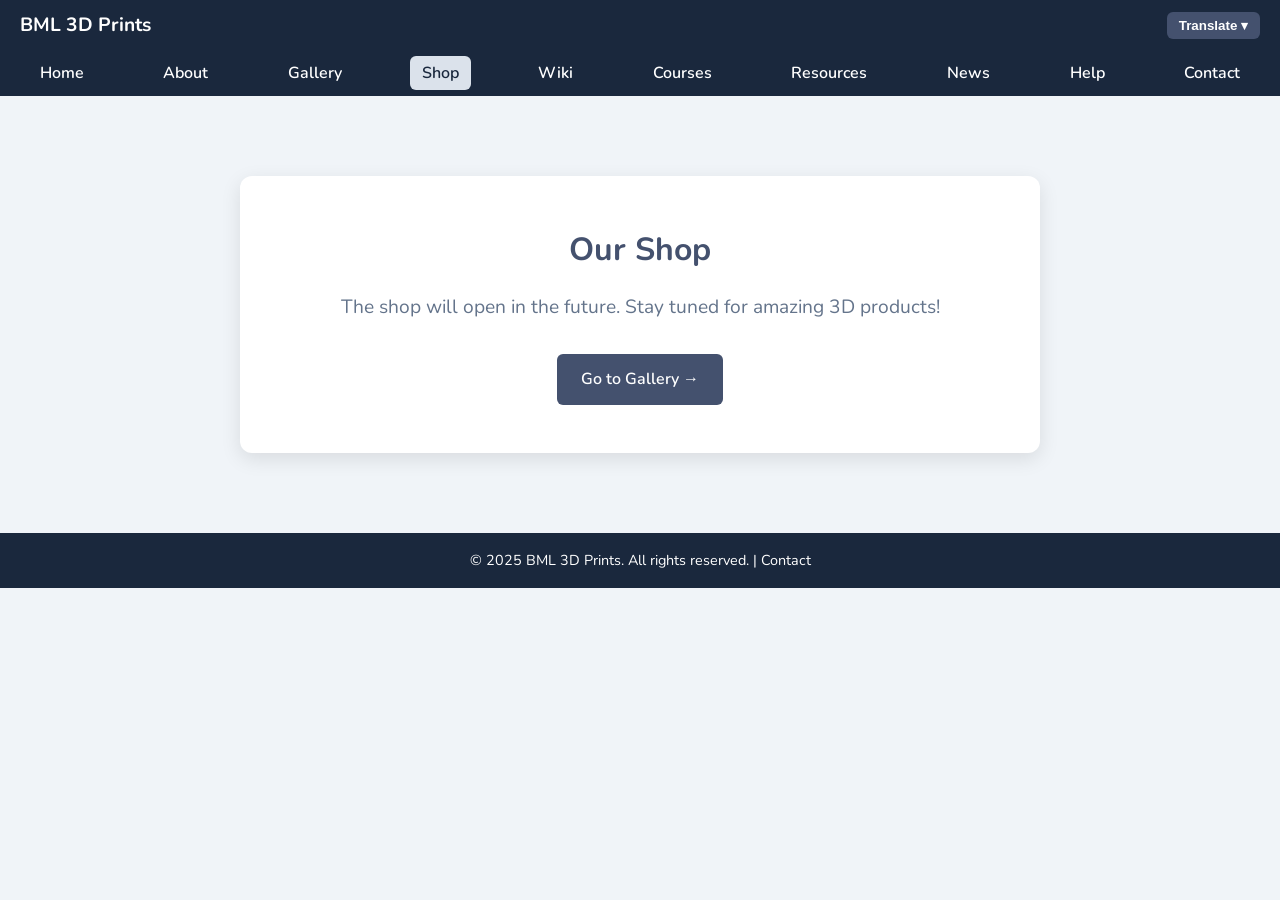
<file: shop.html>
<!DOCTYPE html>
<html lang="en">
<head>
  <meta charset="UTF-8" />
  <meta name="viewport" content="width=device-width, initial-scale=1.0" />
  <title>Shop | BML 3D Prints</title>
  <link rel="stylesheet" href="home.css">
  <link rel="icon" type="image/png" href="/BML.png">
  <style>
    .shop-container {
      max-width: 800px;
      margin: 5rem auto;
      padding: 3rem;
      background: var(--white);
      text-align: center;
      border-radius: 12px;
      box-shadow: 0 6px 20px rgba(0,0,0,0.1);
    }

    .shop-container h2 {
      font-size: 2rem;
      color: var(--primary);
      margin-bottom: 1rem;
    }

    .shop-container p {
      font-size: 1.2rem;
      color: var(--secondary);
      margin-bottom: 2rem;
    }

    .btn-gallery {
      display: inline-block;
      padding: 0.8rem 1.5rem;
      border-radius: 6px;
      text-decoration: none;
      font-weight: 600;
      background: var(--primary);
      color: var(--white);
      transition: all 0.3s ease;
    }

    .btn-gallery:hover {
      background: var(--dark);
    }
  </style>
</head>
<body>

<!-- TOP NAVBAR -->
<nav class="top-navbar">
  <div class="top-left">
    <a href="index.html" class="brand">BML 3D Prints</a>
  </div>
  <div class="top-right dropdown">
    <button class="dropbtn">Translate ▾</button>
    <div class="dropdown-content">
      <a href="homech.html">Chinese Simplified - 简体中文</a>
      <a href="homesp.html">Spanish - Español</a>
      <a href="homefr.html">French - Français</a>
    </div>
  </div>
</nav>

<!-- BOTTOM NAVBAR -->
<nav class="bottom-navbar">
  <ul>
    <li><a href="index.html">Home</a></li>
    <li><a href="about.html">About</a></li>
    <li><a href="gallery.html">Gallery</a></li>
    <li><a href="shop.html" class="active">Shop</a></li>
    <li><a href="bmlwiki.html">Wiki</a></li>
    <li><a href="courses.html">Courses</a></li>
    <li><a href="resources.html">Resources</a></li>
    <li><a href="news.html">News</a></li>
    <li><a href="help.html">Help</a></li>
    <li><a href="contact.html">Contact</a></li>
  </ul>
</nav>

<!-- SHOP BOX -->
<div class="shop-container">
  <h2>Our Shop</h2>
  <p>The shop will open in the future. Stay tuned for amazing 3D products!</p>
  <a href="gallery.html" class="btn-gallery">Go to Gallery →</a>
</div>

<!-- FOOTER -->
<footer class="footer">
  <p>&copy; 2025 BML 3D Prints. All rights reserved. | <a href="contact.html">Contact</a></p>
</footer>

</body>
</html>
</file>
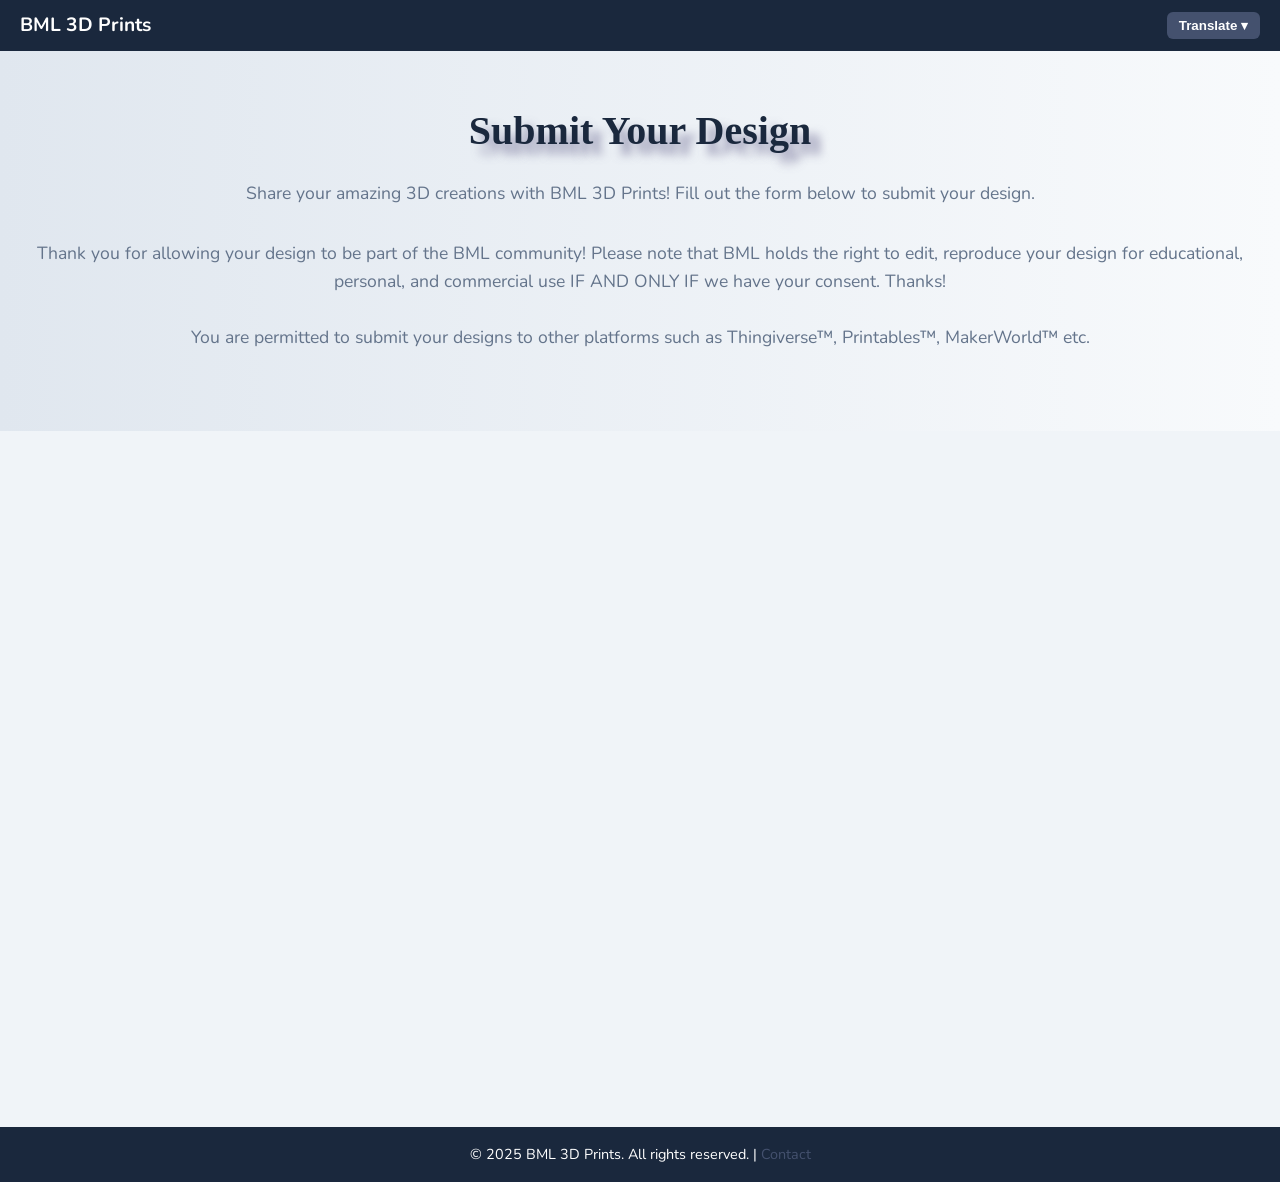
<file: submit.html>
<!DOCTYPE html>
<html lang="en">
<head>
<link rel="icon" type="image/png" href="/BML.png">
<meta charset="utf-8" />
<meta name="viewport" content="width=device-width, initial-scale=1" />
<title>Submit Your Design | BML 3D Prints</title>
<link rel="stylesheet" href="home.css" />
<style>
  body {
    background-color: var(--background);
    font-family: 'Nunito', sans-serif;
    color: var(--dark);
    margin: 0;
    padding: 0;
  }

  /* HERO */
  .hero {
    background: linear-gradient(to right, #e0e7ef, #f8fafc);
    text-align: center;
    padding: 3rem 2rem;
  }
  .hero h1 {
    font-family: 'Unna', serif;
    font-size: 2.5rem;
    margin-bottom: 1rem;
  }
  .hero p {
    font-size: 1.1rem;
    color: var(--secondary);
    margin-bottom: 2rem;
  }

  /* Form Container */
  .form-container {
    max-width: 900px;
    margin: 2rem auto 4rem;
    padding: 0 1rem;
  }

  /* Footer */
  .footer {
    background: var(--dark);
    color: var(--white);
    text-align: center;
    padding: 1rem;
    font-size: 0.9rem;
  }
  .footer a {
    color: var(--primary);
    text-decoration: none;
  }
  .footer a:hover {
    text-decoration: underline;
  }
</style>
</head>
<body>

<!-- TOP NAVBAR -->
<nav class="top-navbar">
  <div class="top-left">
    <a href="index.html" class="brand">BML 3D Prints</a>
  </div>
  <div class="top-right dropdown">
    <button class="dropbtn">Translate ▾</button>
    <div class="dropdown-content">
      <a href="homech.html">Chinese Simplified - 简体中文</a>
      <a href="homesp.html">Spanish - Español</a>
      <a href="homefr.html">French - Français</a>
    </div>
  </div>
</nav>

<!-- HERO -->
<section class="hero">
  <h1>Submit Your Design</h1>
  <p>Share your amazing 3D creations with BML 3D Prints! Fill out the form below to submit your design.</p>
  <p>
    Thank you for allowing your design to be part of the BML community! Please note that BML holds the right to edit, reproduce your
    design for educational, personal, and commercial use IF AND ONLY IF we have your consent. Thanks!
    <br><br>
    You are permitted to submit your designs to other platforms such as Thingiverse™, Printables™, MakerWorld™ etc.
  </p>
</section>

<!-- FORM CONTAINER -->
<div class="form-container" style="height: 600px; overflow-y: auto;">
  <!-- JotForm Embed -->
  <script type="text/javascript" src="https://form.jotform.com/jsform/252706913321048"></script>
</div>


<!-- FOOTER -->
<footer class="footer">
  <p>&copy; 2025 BML 3D Prints. All rights reserved. | <a href="contact.html">Contact</a></p>
</footer>

</body>
</html>
</file>
<file: home.css>
@import url('https://fonts.googleapis.com/css2?family=Nunito:wght@400;600;700&family=Cormorant+Garamond:wght@700&display=swap');

/* --- GLOBAL COLORS --- */
:root {
  --primary: #44516e;      /* main blue-grey */
  --secondary: #64748b;    /* softer grey-blue */
  --background: #f0f4f8;   /* light background */
  --white: #ffffff;
  --dark: #1a283d;         /* dark gray/navy */
  --highlight: #dbe2eb;    /* active link background */
}

/* --- RESET --- */
* {
  margin: 0;
  padding: 0;
  box-sizing: border-box;
}

body {
  font-family: 'Nunito', sans-serif;
  background-color: var(--background);
  color: var(--dark);
  line-height: 1.6;
}

/* --- TOP NAVBAR --- */
.top-navbar {
  display: flex;
  justify-content: space-between;
  align-items: center;
  background: var(--dark);
  padding: 10px 20px;
}

.top-navbar .brand {
  display: flex;
  align-items: center;
  color: var(--white);
  font-weight: 700;
  font-size: 1.2rem;
  text-decoration: none;
}

.top-navbar .brand img {
  height: 32px;     /* logo size */
  width: 32px;
  margin-right: 10px;
  border-radius: 50%;
}

/* --- DROPDOWN --- */
.dropdown {
  position: relative;
}

.dropbtn {
  background: var(--primary);
  color: var(--white);
  padding: 6px 12px;
  border: none;
  border-radius: 6px;
  cursor: pointer;
  font-weight: 600;
}

.dropbtn:hover {
  background: #1e40af;
}

.dropdown-content {
  display: none;
  position: absolute;
  right: 0;
  background: var(--white);
  min-width: 320px;
  border-radius: 6px;
  box-shadow: 0 4px 8px rgba(0,0,0,0.2);
  z-index: 100;
}

.dropdown-content a {
  display: block;
  color: var(--dark);
  padding: 10px 15px;
  text-decoration: none;
}

.dropdown-content a:hover {
  background: var(--background);
}

.dropdown:hover .dropdown-content {
  display: block;
}

/* --- BOTTOM NAVBAR --- */
.bottom-navbar {
  background: var(--dark);
}

.bottom-navbar ul {
  list-style: none;
  display: flex;
  justify-content: space-around;
  padding: 10px 0;
  margin: 0;
  flex-wrap: wrap;
}

.bottom-navbar li a {
  color: var(--white);
  text-decoration: none;
  padding: 6px 12px;
  border-radius: 6px;
  font-weight: 600;
  transition: 0.3s;
}

.bottom-navbar li a:hover {
  background: var(--primary);
}

.bottom-navbar li a.active {
  background: var(--highlight);
  color: var(--dark);
}

/* --- HERO SECTION --- */
.hero {
  text-align: center;
  padding: 60px 20px;
  background: linear-gradient(to right, #e0e7ef, #f8fafc);
}

.hero h1 {
  font-family: 'unna', serif;
  font-size: 2.8rem;
  margin-bottom: 1rem;
  text-shadow:10px 10px 10px rgba(108, 105, 146, 0.7)
}

.hero p {
  font-size: 1.2rem;
  margin-bottom: 2rem;
  color: var(--secondary);
}

.hero-buttons {
  display: flex;
  justify-content: center;
  gap: 1rem;
}

.btn {
  display: inline-block;
  padding: 0.7rem 1.5rem;
  border-radius: 6px;
  text-decoration: none;
  font-weight: 600;
  transition: all 0.3s ease;
  border: 2px solid var(--primary);
  background: transparent;
  color: var(--primary);
}

.btn:hover {
  background: var(--primary);
  color: var(--white);
}

/* --- FEATURES TIMELINE --- */
.features {
  position: relative;
  max-width: 800px;
  margin: 3rem auto;
  padding: 2rem 1rem;
  display: flex;
  flex-direction: column;
  gap: 3rem;
}

.features::before {
  content: "";
  position: absolute;
  left: 20px;
  top: 0;
  bottom: 0;
  width: 4px;
  background: var(--primary);
  border-radius: 2px;
}

.feature {
  position: relative;
  padding-left: 60px;
}

.feature::before {
  content: "";
  position: absolute;
  left: 10px;
  top: 8px;
  width: 20px;
  height: 20px;
  background: var(--white);
  border: 3px solid var(--primary);
  border-radius: 50%;
}

.feature h2 {
  font-size: 1.3rem;
  margin-bottom: 0.5rem;
  color: var(--primary);
}

.feature p {
  color: var(--secondary);
  font-size: 1rem;
}

/* --- FOOTER --- */
.footer {
  background: var(--dark);
  color: var(--white);
  text-align: center;
  padding: 1rem;
  font-size: 0.9rem;
  margin-top: 2rem;
}

.footer a {
  color: var(--white);
  text-decoration: none;
}

.footer a:hover {
  text-decoration: underline;
}

/* --- RESPONSIVE NAV --- */
@media (max-width: 768px) {
  .bottom-navbar ul {
    flex-direction: column;
    align-items: center;
  }

  .top-navbar,
  .bottom-navbar {
    flex-wrap: wrap;
  }
}
</file>
<file: about.css>
/* IMPORT FONTS */
@import url('https://fonts.googleapis.com/css2?family=Nunito:wght@400;600&family=Unna:wght@700&display=swap');

/* GLOBAL COLORS */
:root {
  --primary: #44516e;
  --secondary: #64748b;
  --background: #f0f4f8;
  --white: #ffffff;
  --dark: #1a283d;
  --highlight: #dbe2eb;
}

/* RESET */
* { margin:0; padding:0; box-sizing:border-box; }
body { font-family: 'Nunito', sans-serif; background: var(--background); color: var(--dark); line-height:1.6; }

/* TOP NAVBAR */
.top-navbar {
  display: flex;
  justify-content: space-between;
  align-items: center;
  background: var(--dark);
  padding: 10px 20px;
}

.top-navbar .brand {
  display: flex;
  align-items: center;
  text-decoration: none;
  font-weight: 700;
  font-size: 1.2rem;
  color: var(--white);
}

.top-navbar .brand img {
  height: 35px;
  width: auto;
  margin-right: 10px;
  border-radius: 6px;
}

/* DROPDOWN */
.dropdown { position: relative; }
.dropbtn {
  background: var(--primary);
  color: var(--white);
  padding: 6px 12px;
  border: none;
  border-radius: 6px;
  cursor: pointer;
  font-weight: 600;
}
.dropbtn:hover { background: #1e40af; }

.dropdown-content {
  display: none;
  position: absolute;
  right: 0;
  background: var(--white);
  min-width: 320px;
  border-radius: 6px;
  box-shadow: 0 4px 8px rgba(0,0,0,0.2);
  z-index: 100;
}

.dropdown-content a {
  display: block;
  color: var(--dark);
  padding: 10px 15px;
  text-decoration: none;
}

.dropdown-content a:hover { background: var(--background); }
.dropdown:hover .dropdown-content { display: block; }

/* BOTTOM NAVBAR */
.bottom-navbar { background: var(--dark); }
.bottom-navbar ul {
  list-style: none;
  display: flex;
  justify-content: space-around;
  padding: 10px 0;
  margin: 0;
  flex-wrap: wrap;
}
.bottom-navbar li a {
  color: var(--white);
  text-decoration: none;
  padding: 6px 12px;
  border-radius: 6px;
  font-weight: 600;
  transition: 0.3s;
}
.bottom-navbar li a:hover { background: var(--primary); }
.bottom-navbar li a.active { background: var(--highlight); color: var(--dark); }

/* HERO */
.hero { text-align:center; padding:3rem 2rem; }
.hero h1 { font-family:'Unna', serif; font-size:2.8rem; margin-bottom:1rem; }
.hero p { font-size:1.2rem; margin-bottom:2rem; color: var(--secondary); }

/* BUTTONS */
.btn-primary, .btn-secondary { display:inline-block; padding:0.7rem 1.5rem; border-radius:6px; text-decoration:none; font-weight:600; transition:all 0.3s ease; }
.btn-primary { background: var(--primary); color: var(--white); }
.btn-primary:hover { background: var(--dark); }
.btn-secondary { border:2px solid var(--primary); color: var(--primary); background:transparent; }
.btn-secondary:hover { background: var(--primary); color: var(--white); }

/* HORIZONTAL TIMELINE */
.timeline-container { position: relative; max-width: 100%; margin:2rem auto; overflow:hidden; }
.features.horizontal-timeline {
  display:flex;
  gap:2rem;
  transition: transform 0.5s ease;
  scroll-snap-type:x mandatory;
  overflow-x:auto;
  scroll-behavior:smooth;
  padding-bottom:10px;
}

/* Feature card fix: button at bottom */
.feature {
  flex:0 0 calc((100% - 4rem)/3);
  background: var(--white);
  padding:1.5rem;
  border-radius:10px;
  box-shadow:0 4px 8px rgba(0,0,0,0.08);
  scroll-snap-align:center;
  display:flex;
  flex-direction:column;
  justify-content:space-between;
  min-height: 300px;
  text-align:left;
}

.feature h2 { font-family:'Unna', serif; margin-bottom:0.5rem; color: var(--primary); }
.feature p { font-size:1rem; color: var(--secondary); margin-bottom:1rem; }
.feature .btn-secondary { margin-top:auto; align-self:flex-start; }

/* SCROLL BUTTONS */
.scroll-btn {
  background: rgba(26,40,61,0.5);
  color: var(--white);
  border:none;
  border-radius:50%;
  width:45px;
  height:45px;
  font-size:1.3rem;
  cursor:pointer;
  position:absolute;
  top:50%;
  transform:translateY(-50%);
  z-index:10;
  transition: background 0.3s ease;
}
.scroll-btn:hover { background: var(--dark); }
.left-btn { left:10px; }
.right-btn { right:10px; }

/* INFO SECTIONS */
.info-section { max-width:900px; margin:2rem auto; background: var(--white); padding:2rem; border-radius:10px; box-shadow:0 4px 8px rgba(0,0,0,0.08); }
.info-section h2 { font-family:'Unna', serif; margin-bottom:1rem; color: var(--primary); }
.info-section p { font-size:1rem; color: var(--secondary); }

/* FOOTER */
.footer { background: var(--dark); color: var(--white); text-align:center; padding:1rem; font-size:0.9rem; margin-top:2rem; }
.footer a { color: var(--primary); text-decoration:none; }
.footer a:hover { text-decoration:underline; }

/* RESPONSIVE */
@media(max-width:1024px){
  .feature{flex:0 0 calc((100% - 3rem)/2);}
  .scroll-btn{width:40px;height:40px;font-size:1.2rem;}
}
@media(max-width:768px){
  .feature{flex:0 0 calc(100% - 2rem);}
  .scroll-btn{width:35px;height:35px;font-size:1rem;}
}
</file>
